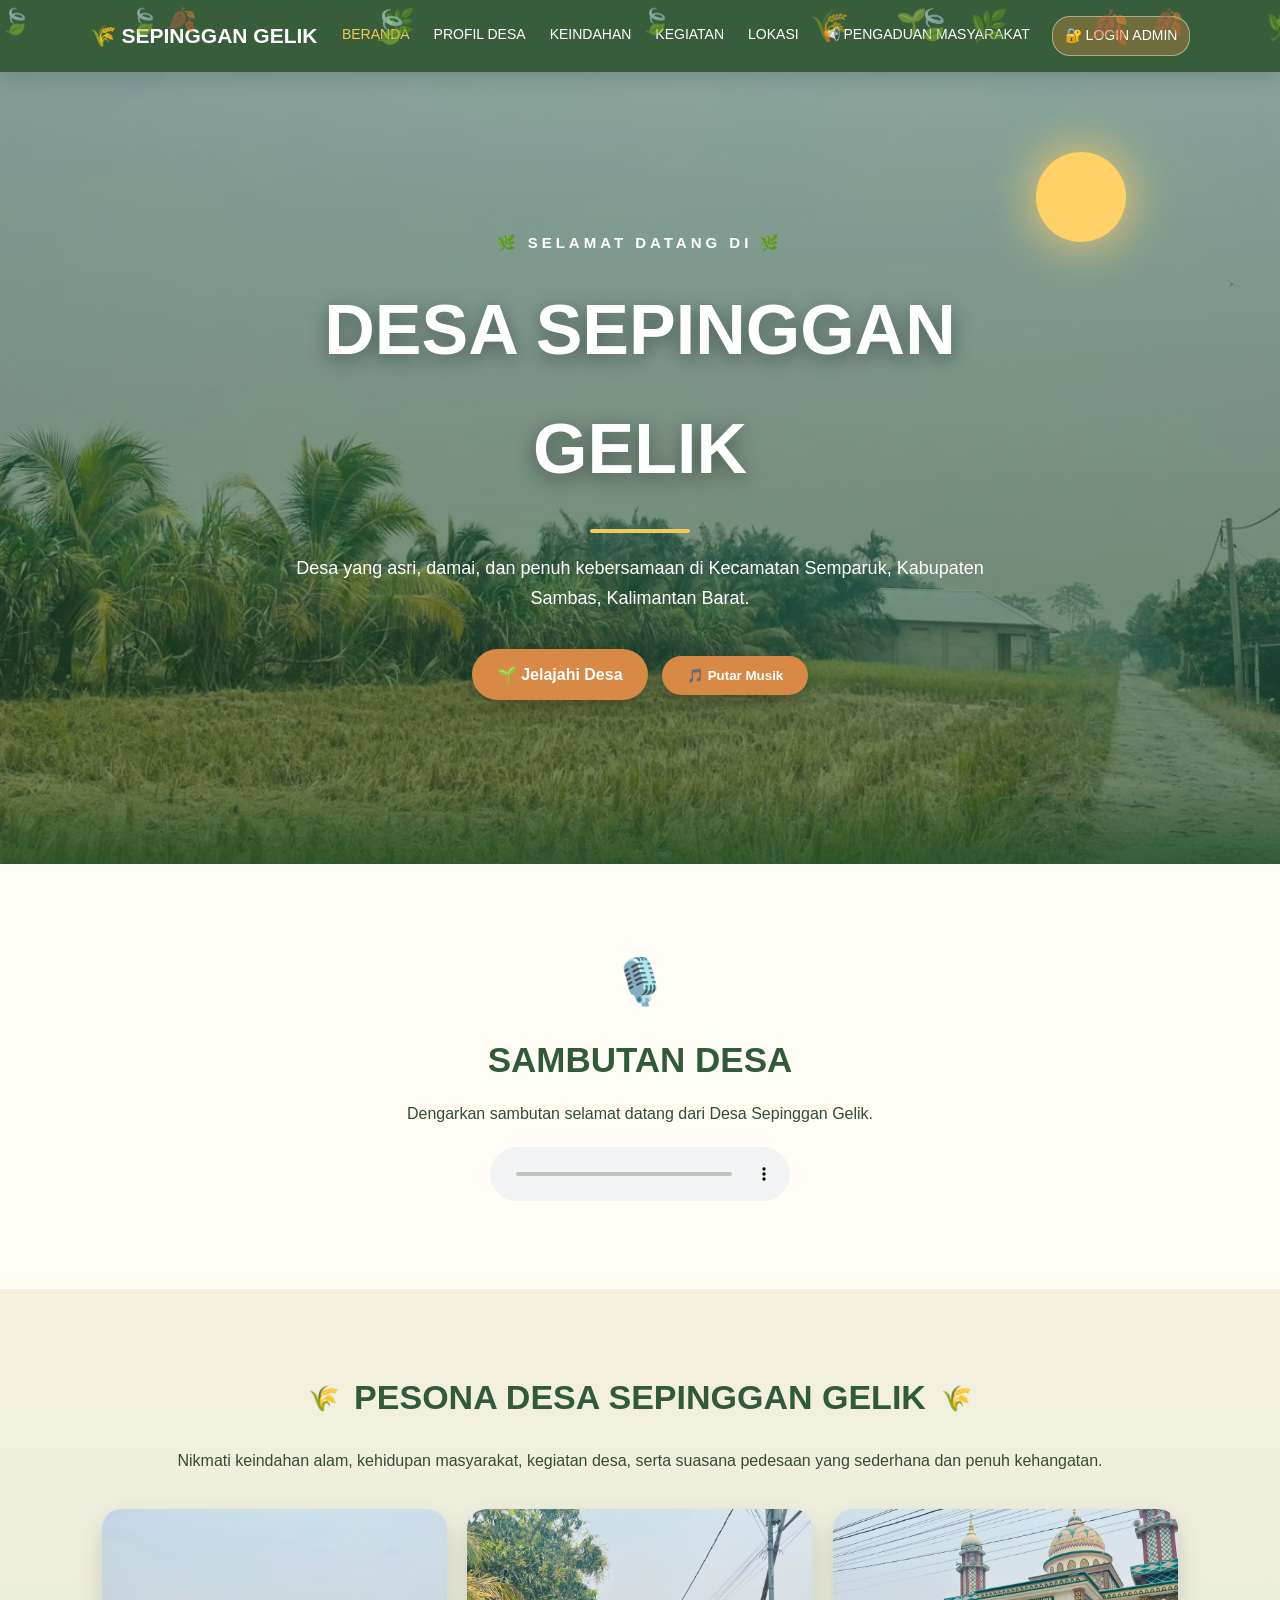
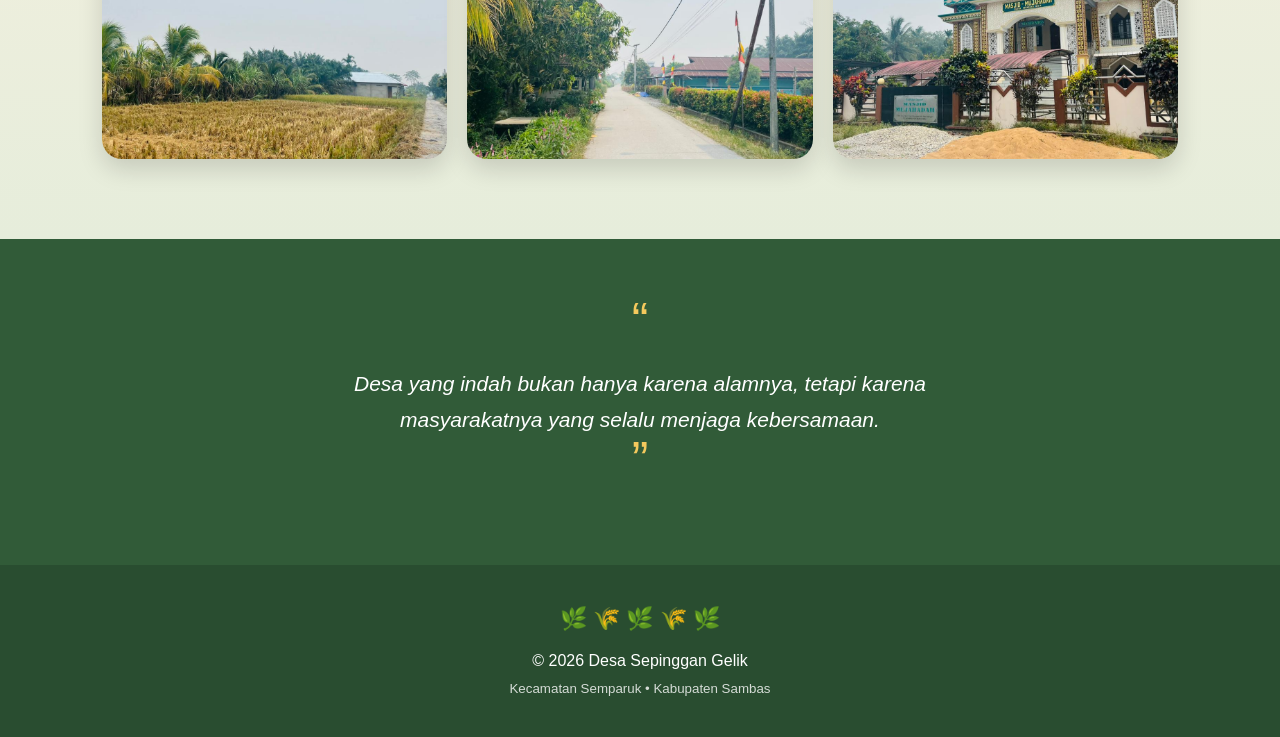
<file: index.html>
<!DOCTYPE html>
<html lang="id">
<head>
    <meta charset="UTF-8">
    <meta name="viewport" content="width=device-width, initial-scale=1.0">
    <title>DESA SEPINGGAN GELIK</title>
    <link rel="icon" type="image/png" href="./logo.png?v=2">
    <link rel="stylesheet" href="style.css">
</head>

<body>

<!-- DEKORASI -->
<div class="floating-leaves">
    <span>🍃</span>
    <span>🌿</span>
    <span>🍃</span>
    <span>🌱</span>
    <span>🍂</span>
    <span>🍃</span>
</div>


<header>

<div class="logo">
    🌾 <span>SEPINGGAN GELIK</span>
</div>

<nav>

    <a href="index.html" class="active">
        BERANDA
    </a>

    <a href="profil.html">
        PROFIL DESA
    </a>

    <a href="keindahan.html">
        KEINDAHAN
    </a>

    <a href="kegiatan.html">
        KEGIATAN
    </a>

    <a href="lokasi.html">
        LOKASI
    </a>

    <!-- MENU PENGADUAN MASYARAKAT -->
    <a href="kirim-data.html">
        📢 PENGADUAN MASYARAKAT
    </a>

    <a href="admin-login.html" class="admin-login-link">
        🔐 LOGIN ADMIN
    </a>

</nav>

</header>


<!-- HERO -->

<section class="hero">

<div class="sun"></div>

<div class="cloud cloud1">
    ☁️
</div>

<div class="cloud cloud2">
    ☁️
</div>

<div class="bird bird1">
    🕊️
</div>

<div class="bird bird2">
    🕊️
</div>


<div class="hero-content">

    <p class="welcome">
        🌿 SELAMAT DATANG DI 🌿
    </p>

    <h1>
        DESA SEPINGGAN GELIK
    </h1>

    <div class="line"></div>

    <p class="hero-description">
        Desa yang asri, damai, dan penuh
        kebersamaan di Kecamatan Semparuk,
        Kabupaten Sambas, Kalimantan Barat.
    </p>


    <div class="buttons">

        <a href="profil.html" class="btn">
            🌱 Jelajahi Desa
        </a>

        <button id="playMusic" class="btn">
            🎵 Putar Musik
        </button>

    </div>

</div>


<div class="grass"></div>

</section>


<!-- SAMBUTAN -->

<section class="sambutan reveal">

<div class="section-icon">
    🎙️
</div>

<h2>
    SAMBUTAN DESA
</h2>

<p>
    Dengarkan sambutan selamat datang
    dari Desa Sepinggan Gelik.
</p>

<audio controls>

    <source
        src="suara-sambutan.mp3"
        type="audio/mpeg">

</audio>

</section>


<!-- PESONA -->

<section class="intro reveal">

<div class="section-heading">

    <span>🌾</span>

    <h2>
        PESONA DESA SEPINGGAN GELIK
    </h2>

    <span>🌾</span>

</div>


<p>
    Nikmati keindahan alam, kehidupan masyarakat,
    kegiatan desa, serta suasana pedesaan yang
    sederhana dan penuh kehangatan.
</p>


<div class="mini-gallery">

    <div>

        <img
            src="sawah.jpg"
            alt="Sawah">

    </div>


    <div>

        <img
            src="masyarakat.jpg"
            alt="Masyarakat">

    </div>


    <div>

        <img
            src="masjid.jpg"
            alt="Masjid">

    </div>

</div>

</section>


<!-- QUOTE -->

<section class="quote">

<div class="quote-content">

    <span>“</span>

    <p>
        Desa yang indah bukan hanya karena
        alamnya, tetapi karena masyarakatnya
        yang selalu menjaga kebersamaan.
    </p>

    <span>”</span>

</div>

</section>


<!-- MUSIK DESA -->

<audio id="musikDesa" loop>

    <source
        src="lagu-desa.mp3"
        type="audio/mpeg">

</audio>


<!-- FOOTER -->

<footer>

<div class="footer-decoration">
    🌿 🌾 🌿 🌾 🌿
</div>

<p>
    ©️ 2026 Desa Sepinggan Gelik
</p>

<small>
    Kecamatan Semparuk • Kabupaten Sambas
</small>

</footer>


<!-- SCRIPT -->

<script src="config.js"></script>

<script src="script.js"></script>

</body>
</html>
</file>
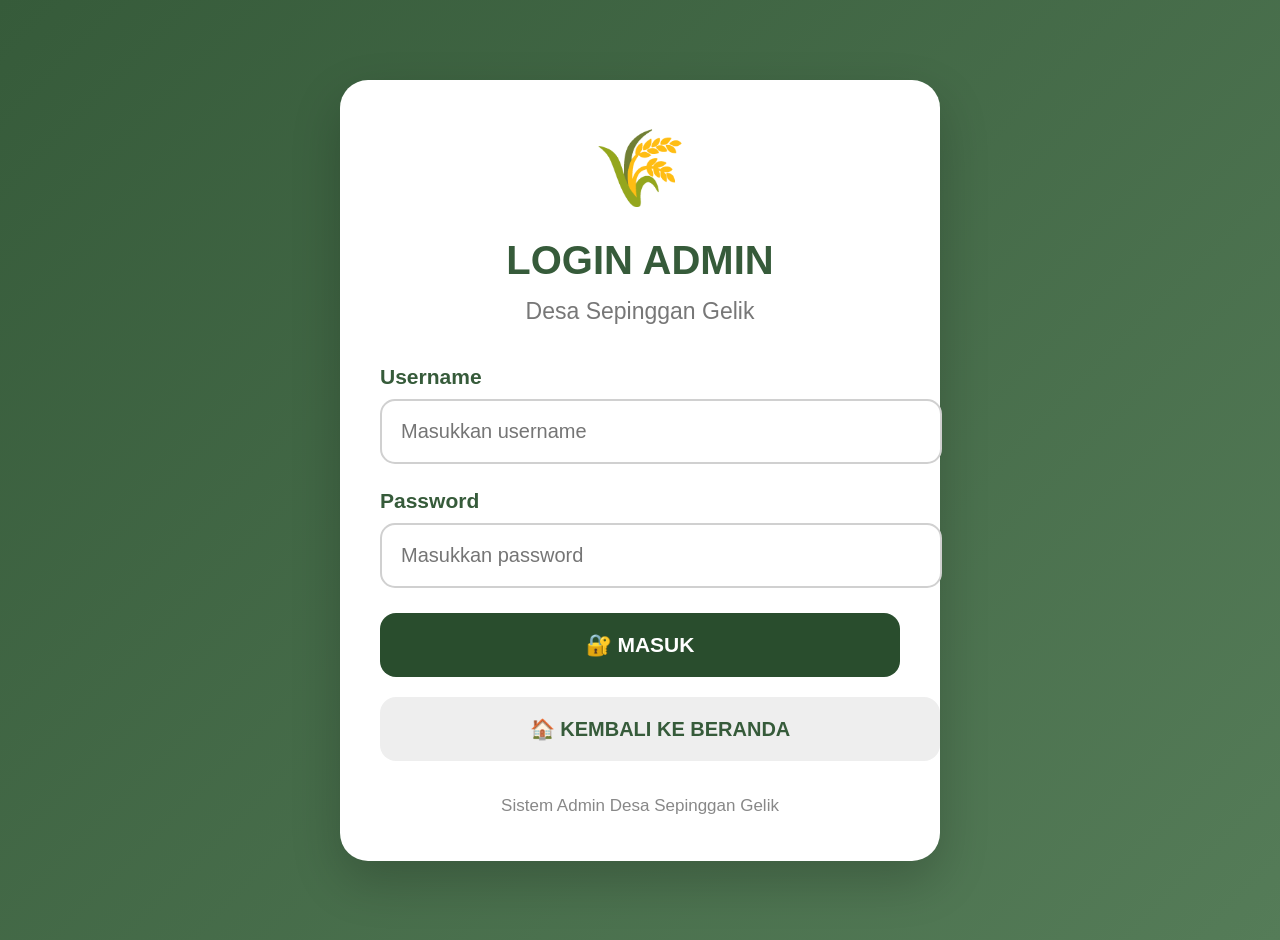
<file: admin-login.html>
<!DOCTYPE html>
<html lang="id">

<head>

    <meta charset="UTF-8">

    <meta
        name="viewport"
        content="width=device-width, initial-scale=1.0">
     <link rel="icon" type="image/png" href="./logo.png?v=2">

    <title>
        Login Admin - Desa Sepinggan Gelik
    </title>


    <style>
<div class="form-group">

                    <label for="namaSaran">
                        Nama
                    </label>

                    <input
                        type="text"
                        id="namaSaran"
                        name="nama"
                        placeholder="Masukkan nama kamu"
                        required>

                </div>

        * {
            box-sizing: border-box;
        }


        body {

            margin: 0;

            min-height: 100vh;

            font-family: Arial, sans-serif;

            background:
                linear-gradient(
                    135deg,
                    #365b3a,
                    #557c58
                );

            display: flex;

            align-items: center;

            justify-content: center;

            padding: 20px;

        }


        .login-box {

            width: 100%;

            max-width: 520px;

            background: white;

            border-radius: 28px;

            padding: 45px 40px;

            box-shadow:
                0 20px 50px
                rgba(0,0,0,.20);

        }


        .logo {

            text-align: center;

            font-size: 75px;

            margin-bottom: 25px;

        }


        h1 {

            text-align: center;

            margin: 0;

            color: #365b3a;

            font-size: 40px;

        }


        .subtitle {

            text-align: center;

            color: #777;

            font-size: 23px;

            margin-top: 15px;

            margin-bottom: 40px;

        }


        .error {

            display: none;

            background: #fde0e0;

            color: #a52323;

            padding: 17px;

            border-radius: 15px;

            text-align: center;

            margin-bottom: 25px;

            font-size: 17px;

        }


        .form-group {

            margin-bottom: 25px;

        }


        label {

            display: block;

            color: #365b3a;

            font-size: 21px;

            font-weight: bold;

            margin-bottom: 10px;

        }


        input {

            width: 100%;

            padding: 19px;

            border-radius: 15px;

            border: 2px solid #d0d0d0;

            font-size: 20px;

            outline: none;

        }


        input:focus {

            border-color: #557c58;

        }


        button {

            width: 100%;

            border: none;

            padding: 20px;

            border-radius: 16px;

            background: #294d2d;

            color: white;

            font-size: 21px;

            font-weight: bold;

            cursor: pointer;

        }


        button:disabled {

            opacity: .6;

            cursor: wait;

        }


        .back {

            display: block;

            width: 100%;

            text-align: center;

            text-decoration: none;

            margin-top: 20px;

            padding: 20px;

            border-radius: 16px;

            background: #eeeeee;

            color: #365b3a;

            font-size: 20px;

            font-weight: bold;

        }


        .footer {

            text-align: center;

            margin-top: 35px;

            color: #888;

            font-size: 17px;

        }


        @media (max-width: 600px) {

            .login-box {

                padding: 35px 25px;

                border-radius: 25px;

            }


            .logo {

                font-size: 60px;

            }


            h1 {

                font-size: 34px;

            }


            .subtitle {

                font-size: 20px;

            }

        }

    </style>

</head>


<body>


    <div class="login-box">


        <div class="logo">
            🌾
        </div>


        <h1>
            LOGIN ADMIN
        </h1>


        <div class="subtitle">
            Desa Sepinggan Gelik
        </div>


        <div
            id="errorMessage"
            class="error">
        </div>


        <form id="loginForm">


            <div class="form-group">

                <label for="username">
                    Username
                </label>

                <input
                    type="text"
                    id="username"
                    autocomplete="username"
                    placeholder="Masukkan username"
                    required>

            </div>


            <div class="form-group">

                <label for="password">
                    Password
                </label>

                <input
                    type="password"
                    id="password"
                    autocomplete="current-password"
                    placeholder="Masukkan password"
                    required>

            </div>


            <button
                type="submit"
                id="loginButton">

                🔐 MASUK

            </button>


        </form>


        <a
            href="index.html"
            class="back">

            🏠 KEMBALI KE BERANDA

        </a>


        <div class="footer">

            Sistem Admin Desa Sepinggan Gelik

        </div>


    </div>


    <script src="config.js"></script>


    <script>


        /* =================================================
           URL DATABASE
        ================================================= */

        const WEB_URL =
            typeof WEB_APP_URL !== "undefined"
                ? WEB_APP_URL
                : "";


        /* =================================================
           ELEMENT
        ================================================= */

        const form =
            document.getElementById(
                "loginForm"
            );


        const button =
            document.getElementById(
                "loginButton"
            );


        const errorBox =
            document.getElementById(
                "errorMessage"
            );


        /* =================================================
           LOGIN
        ================================================= */

        form.addEventListener(
            "submit",
            async function(event) {

                event.preventDefault();


                errorBox.style.display =
                    "none";


                const username =
                    document
                        .getElementById(
                            "username"
                        )
                        .value
                        .trim();


                const password =
                    document
                        .getElementById(
                            "password"
                        )
                        .value;


                if (!WEB_URL) {

                    showError(
                        "URL database belum ditemukan. Periksa config.js."
                    );

                    return;

                }


                button.disabled =
                    true;


                button.textContent =
                    "⏳ MEMERIKSA...";


                try {


                    /*
                     * LOGIN MENGGUNAKAN GET
                     * agar tidak terkena masalah
                     * POST/404 sebelumnya.
                     */

                    const url =
                        WEB_URL +
                        "?action=login" +
                        "&username=" +
                        encodeURIComponent(
                            username
                        ) +
                        "&password=" +
                        encodeURIComponent(
                            password
                        );


                    const response =
                        await fetch(url);


                    if (!response.ok) {

                        throw new Error(
                            "Server error: HTTP " +
                            response.status
                        );

                    }


                    const result =
                        await response.json();


                    if (
                        !result.success
                    ) {

                        throw new Error(
                            result.message ||
                            "Username atau password salah."
                        );

                    }


                    /*
                     * SIMPAN TOKEN
                     */

                    sessionStorage.setItem(
                        "desaAdminToken",
                        result.token
                    );


                    sessionStorage.setItem(
                        "desaAdminLogin",
                        "true"
                    );


                    /*
                     * MASUK DASHBOARD
                     */

                    window.location.href =
                        "admin.html";

                }


                catch (error) {

                    console.error(
                        error
                    );


                    showError(
                        error.message
                    );


                    button.disabled =
                        false;


                    button.textContent =
                        "🔐 MASUK";

                }

            }
        );


        /* =================================================
           ERROR
        ================================================= */

        function showError(message) {

            errorBox.textContent =
                message;


            errorBox.style.display =
                "block";

        }


    </script>


</body>

</html>
</file>
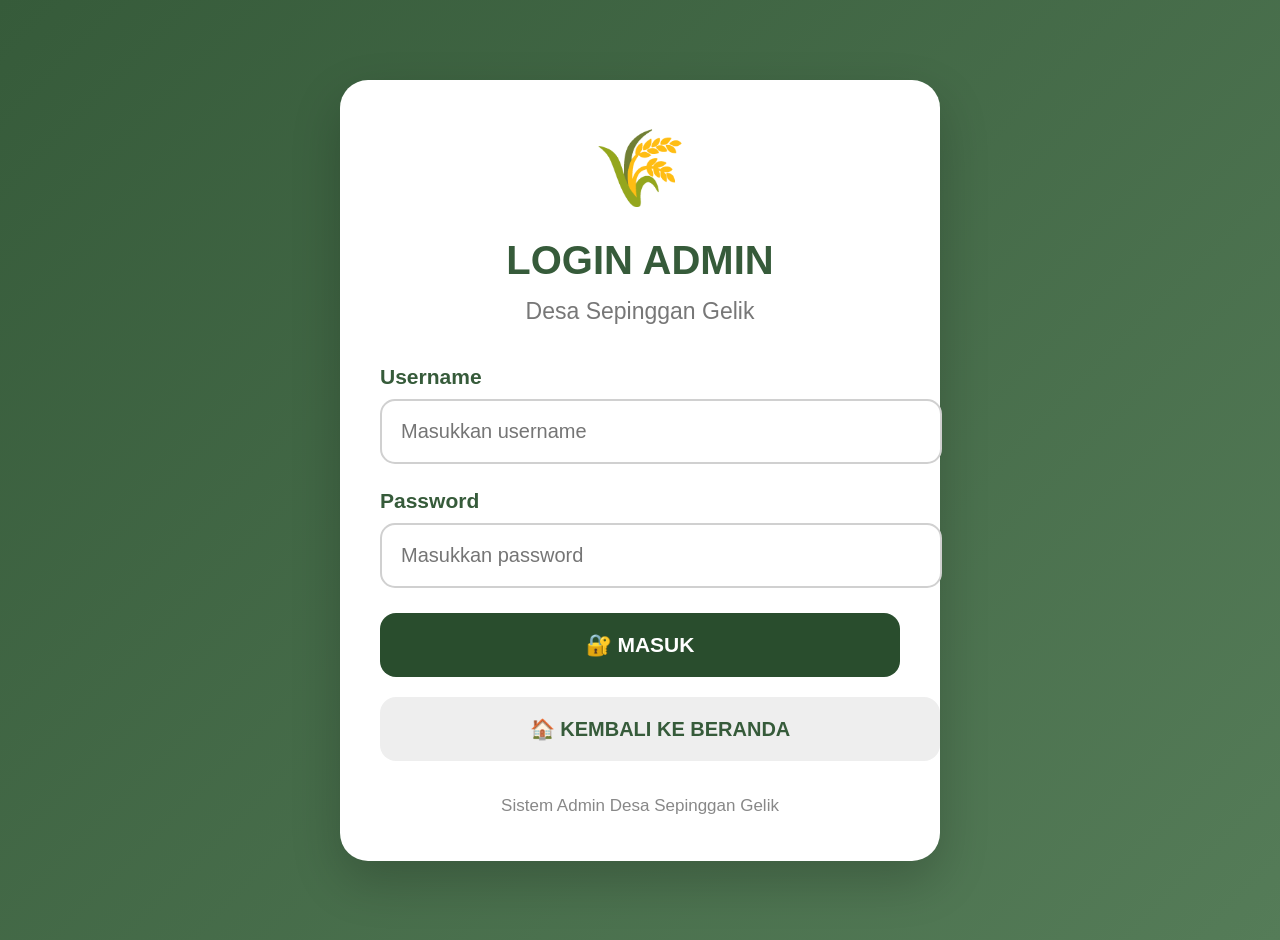
<file: admin.html>
<!DOCTYPE html>
<html lang="id">
<head>
<meta charset="UTF-8"><meta name="viewport" content="width=device-width, initial-scale=1.0">
<link rel="icon" type="image/png" href="./logo.png?v=2"><title>Admin Pengaduan - Desa Sepinggan Gelik</title>
<style>
*{box-sizing:border-box}body{margin:0;font-family:Arial,sans-serif;background:#f4f7f6;color:#263238}
.header{background:#075e54;color:#fff;padding:25px 5%;display:flex;justify-content:space-between;align-items:center;gap:15px}.header h1{margin:0;font-size:30px}.header p{margin:7px 0 0;opacity:.9}.header-buttons{display:flex;gap:8px;flex-wrap:wrap}.header a,.header button{border:0;background:#fff;color:#075e54;padding:11px 15px;border-radius:8px;text-decoration:none;font-weight:bold;cursor:pointer}
.container{width:94%;max-width:1250px;margin:28px auto}.message{display:none;padding:13px 16px;border-radius:8px;margin-bottom:18px;font-weight:bold}.message.success{display:block;background:#dff5e9;color:#087f5b}.message.error{display:block;background:#fde4e4;color:#c62828}
.card{background:#fff;border-radius:14px;padding:22px;box-shadow:0 3px 15px rgba(0,0,0,.08);margin-bottom:22px}.card h2{margin-top:0;color:#075e54}
.filters{display:flex;gap:8px;flex-wrap:wrap}.filters button{border:0;padding:9px 13px;border-radius:20px;background:#edf2f1;color:#075e54;font-weight:bold;cursor:pointer}.filters button.active{background:#075e54;color:#fff}
.table-wrap{overflow-x:auto}table{width:100%;border-collapse:collapse;min-width:1050px}th,td{text-align:left;padding:12px;border-bottom:1px solid #eee;vertical-align:top}th{background:#f3f7f6;color:#075e54}.status{display:inline-block;padding:5px 9px;border-radius:18px;font-weight:bold;font-size:12px}.s-menunggu{background:#fff3cd;color:#856404}.s-ditanggapi{background:#dff5e9;color:#087f5b}.s-ditolak{background:#fde4e4;color:#c62828}
textarea{width:100%;min-height:90px;padding:9px;border:1px solid #ccc;border-radius:7px;font-family:inherit;resize:vertical}.actions{display:flex;gap:6px;flex-wrap:wrap}.actions button{border:0;padding:8px 10px;border-radius:7px;color:#fff;font-weight:bold;cursor:pointer}.reply{background:#087f5b}.reject{background:#c62828}.save{background:#075e54}.loading{text-align:center;padding:25px;color:#777}.small{font-size:12px;color:#777}
@media(max-width:700px){.header{flex-direction:column;align-items:flex-start}.container{width:96%}}
</style></head>
<body>
<header class="header"><div><h1>📢 Admin Pengaduan</h1><p>Desa Sepinggan Gelik</p></div><div class="header-buttons"><a href="index.html">🏠 Beranda</a><button onclick="logout()">🚪 Logout</button></div></header>
<main class="container"><div id="message" class="message"></div>
<section class="card"><h2>📊 Daftar Pengaduan Masyarakat</h2><div class="filters"><button class="active" onclick="setFilter('Semua',this)">Semua</button><button onclick="setFilter('Menunggu',this)">Menunggu</button><button onclick="setFilter('Ditanggapi',this)">Ditanggapi</button><button onclick="setFilter('Ditolak',this)">Ditolak</button></div></section>
<section class="card"><div id="dataList" class="loading">Memuat pengaduan...</div></section></main>
<script src="config.js"></script>
<script>
const API=typeof WEB_APP_URL!=="undefined"?WEB_APP_URL:"";const token=sessionStorage.getItem("desaAdminToken");let allData=[],filter="Semua";
if(!token) location.href="admin-login.html";
function esc(v){return String(v||"").replace(/&/g,"&amp;").replace(/</g,"&lt;").replace(/>/g,"&gt;").replace(/"/g,"&quot;").replace(/'/g,"&#039;")}
async function load(){const box=document.getElementById("dataList");box.innerHTML="<div class='loading'>Memuat pengaduan...</div>";try{const r=await fetch(API+"?action=listPengaduan&token="+encodeURIComponent(token));const x=await r.json();if(!x.success)throw new Error(x.message||"Gagal memuat data");allData=x.data||[];render()}catch(e){box.innerHTML="<div class='loading'>❌ "+esc(e.message)+"</div>"}}
function setFilter(f,b){filter=f;document.querySelectorAll(".filters button").forEach(x=>x.classList.remove("active"));b.classList.add("active");render()}
function render(){let d=allData.filter(x=>filter==="Semua"||x.status===filter);if(!d.length){document.getElementById("dataList").innerHTML="<div class='loading'>Belum ada pengaduan.</div>";return}let h="<div class='table-wrap'><table><thead><tr><th>ID</th><th>Tanggal</th><th>Pelapor</th><th>Kategori</th><th>Judul & Isi</th><th>Status</th><th>Tanggapan / Aksi</th></tr></thead><tbody>";d.forEach(x=>{let c=x.status==="Ditanggapi"?"s-ditanggapi":x.status==="Ditolak"?"s-ditolak":"s-menunggu";h+=`<tr><td><strong>${esc(x.id)}</strong><br><span class="small">${esc(x.noHp)}</span></td><td>${esc(x.tanggal)}</td><td>${esc(x.nama)}</td><td>${esc(x.kategori)}</td><td><strong>${esc(x.judul)}</strong><br>${esc(x.isi)}</td><td><span class="status ${c}">${esc(x.status)}</span></td><td><textarea id="t_${esc(x.id)}" placeholder="Tulis tanggapan admin...">${esc(x.tanggapan)}</textarea><div class="actions"><button class="reply" onclick="updateStatus('${esc(x.id)}','Ditanggapi')">✅ Tanggapi</button><button class="reject" onclick="updateStatus('${esc(x.id)}','Ditolak')">❌ Tolak</button><button class="save" onclick="updateStatus('${esc(x.id)}','Menunggu')">💾 Simpan</button></div></td></tr>`});h+="</tbody></table></div>";document.getElementById("dataList").innerHTML=h}
async function updateStatus(id,status){const t=document.getElementById("t_"+id).value.trim();if(status==="Ditolak"&&!t){alert("Tuliskan alasan penolakan terlebih dahulu.");return}try{const p=new URLSearchParams({action:"updatePengaduan",token,id,status,tanggapan:t});const r=await fetch(API+"?"+p.toString());const x=await r.json();if(!x.success)throw new Error(x.message||"Gagal memperbarui");show("Pengaduan "+status.toLowerCase()+" berhasil.","success");await load()}catch(e){show(e.message,"error")}}
function show(t,c){const m=document.getElementById("message");m.textContent=t;m.className="message "+c}
async function logout(){try{await fetch(API+"?action=logout&token="+encodeURIComponent(token))}catch(e){}sessionStorage.clear();location.href="index.html"}
load();
</script></body></html>
</file>
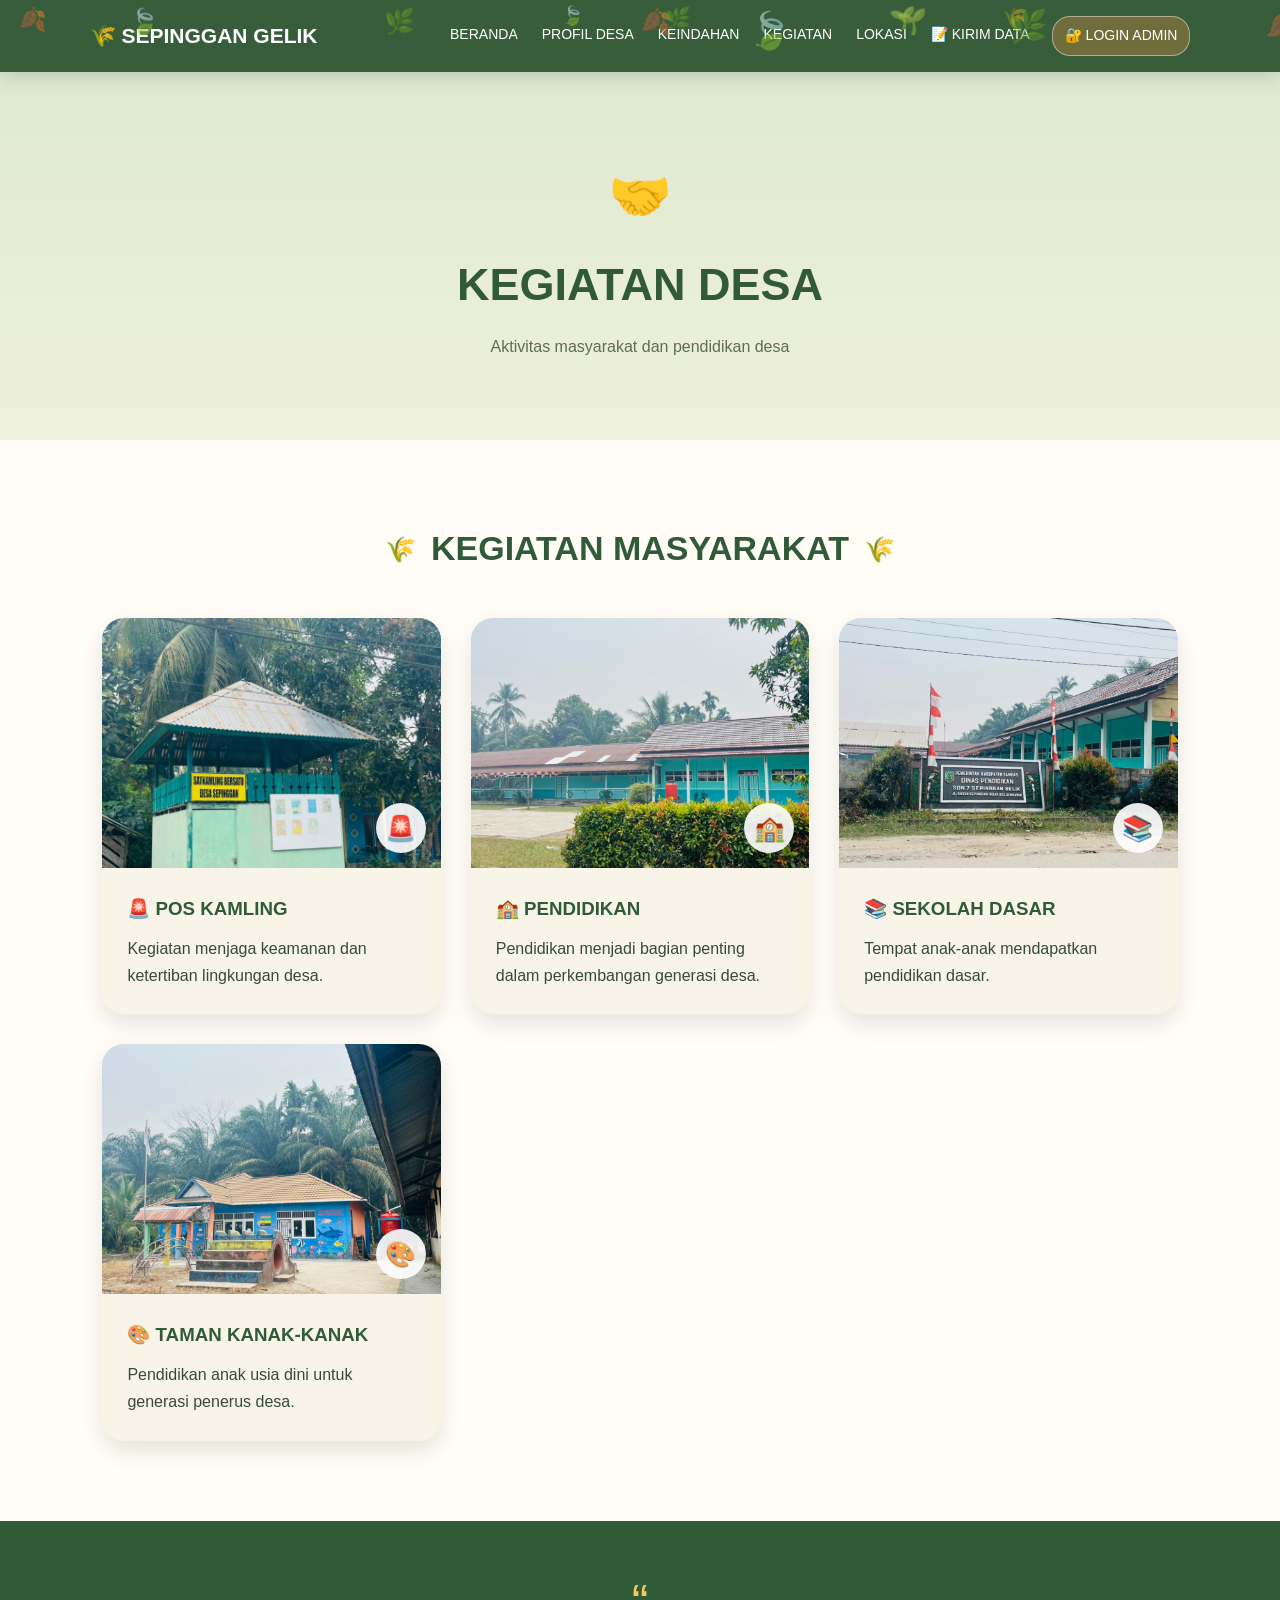
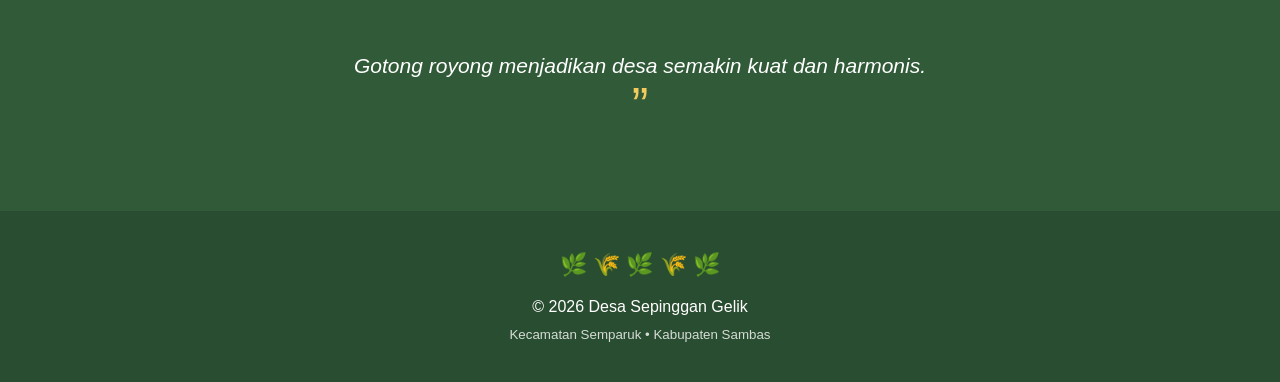
<file: kegiatan.html>
<!DOCTYPE html>
<html lang="id">
<head>
<meta charset="UTF-8">
<meta name="viewport"
      content="width=device-width, initial-scale=1.0">
       <link rel="icon" type="image/png" href="./logo.png?v=2">
<title>
    Kegiatan | Desa Sepinggan Gelik
</title>
<link rel="stylesheet" href="style.css">
</head>
<body>
<div class="floating-leaves">
    <span>🍃</span>
    <span>🌿</span>
    <span>🍂</span>
    <span>🌱</span>
</div>
<header>
<div class="logo">
    🌾 <span>SEPINGGAN GELIK</span>
</div>
<nav>

    <a href="index.html">
        BERANDA
    </a>

    <a href="profil.html">
        PROFIL DESA
    </a>

    <a href="keindahan.html">
        KEINDAHAN
    </a>

    <a href="kegiatan.html">
        KEGIATAN
    </a>

    <a href="lokasi.html">
        LOKASI
    </a>

    <!-- KIRIM DATA -->
    <a href="kirim-data.html">
        📝 KIRIM DATA
    </a>

    <!-- LOGIN ADMIN -->
    <a href="admin-login.html" class="admin-login-link">
        🔐 LOGIN ADMIN
    </a>

</nav>
</header>
<section class="page-hero">
<div class="page-hero-icon">
    🤝
</div>
<h1>
    KEGIATAN DESA
</h1>
<p>
    Aktivitas masyarakat dan pendidikan desa
</p>
</section>
<section class="gallery-section reveal">
<div class="section-heading">
    <span>🌾</span>
    <h2>
        KEGIATAN MASYARAKAT
    </h2>
    <span>🌾</span>
</div>
<div class="gallery">
    <div class="gallery-card">
        <div class="image-wrapper">
            <img
                src="poskamling.jpg"
                alt="Pos Kamling">
            <div class="image-overlay">
                🚨
            </div>
        </div>
        <div class="gallery-content">
            <h3>
                🚨 POS KAMLING
            </h3>
            <p>
                Kegiatan menjaga keamanan
                dan ketertiban lingkungan desa.
            </p>
        </div>
    </div>
    <div class="gallery-card">
        <div class="image-wrapper">
            <img
                src="sekolah.jpg"
                alt="Sekolah">
            <div class="image-overlay">
                🏫
            </div>
        </div>
        <div class="gallery-content">
            <h3>
                🏫 PENDIDIKAN
            </h3>
            <p>
                Pendidikan menjadi bagian penting
                dalam perkembangan generasi desa.
            </p>
        </div>
    </div>
    <div class="gallery-card">
        <div class="image-wrapper">
            <img
                src="sd.jpg"
                alt="Sekolah Dasar">
            <div class="image-overlay">
                📚
            </div>
        </div>
        <div class="gallery-content">
            <h3>
                📚 SEKOLAH DASAR
            </h3>
            <p>
                Tempat anak-anak mendapatkan
                pendidikan dasar.
            </p>
        </div>
    </div>
    <div class="gallery-card">
        <div class="image-wrapper">
            <img
                src="tk.jpg"
                alt="Taman Kanak-Kanak">
            <div class="image-overlay">
                🎨
            </div>
        </div>
        <div class="gallery-content">
            <h3>
                🎨 TAMAN KANAK-KANAK
            </h3>
            <p>
                Pendidikan anak usia dini
                untuk generasi penerus desa.
            </p>
        </div>
    </div>
</div>
</section>
<section class="quote">
<div class="quote-content">
    <span>“</span>
    <p>
        Gotong royong menjadikan desa
        semakin kuat dan harmonis.
    </p>
    <span>”</span>
</div>
</section>
      <!-- MUSIK DESA -->

<audio id="musikDesa" loop>
    <source src="lagu-desa.mp3" type="audio/mpeg">
</audio>
<footer>
<div class="footer-decoration">
    🌿 🌾 🌿 🌾 🌿
</div>
<p>
    © 2026 Desa Sepinggan Gelik
</p>
<small>
    Kecamatan Semparuk • Kabupaten Sambas
</small>
</footer>
<script src="config.js"></script>
<script src="script.js"></script>

</body>
</html>
</file>
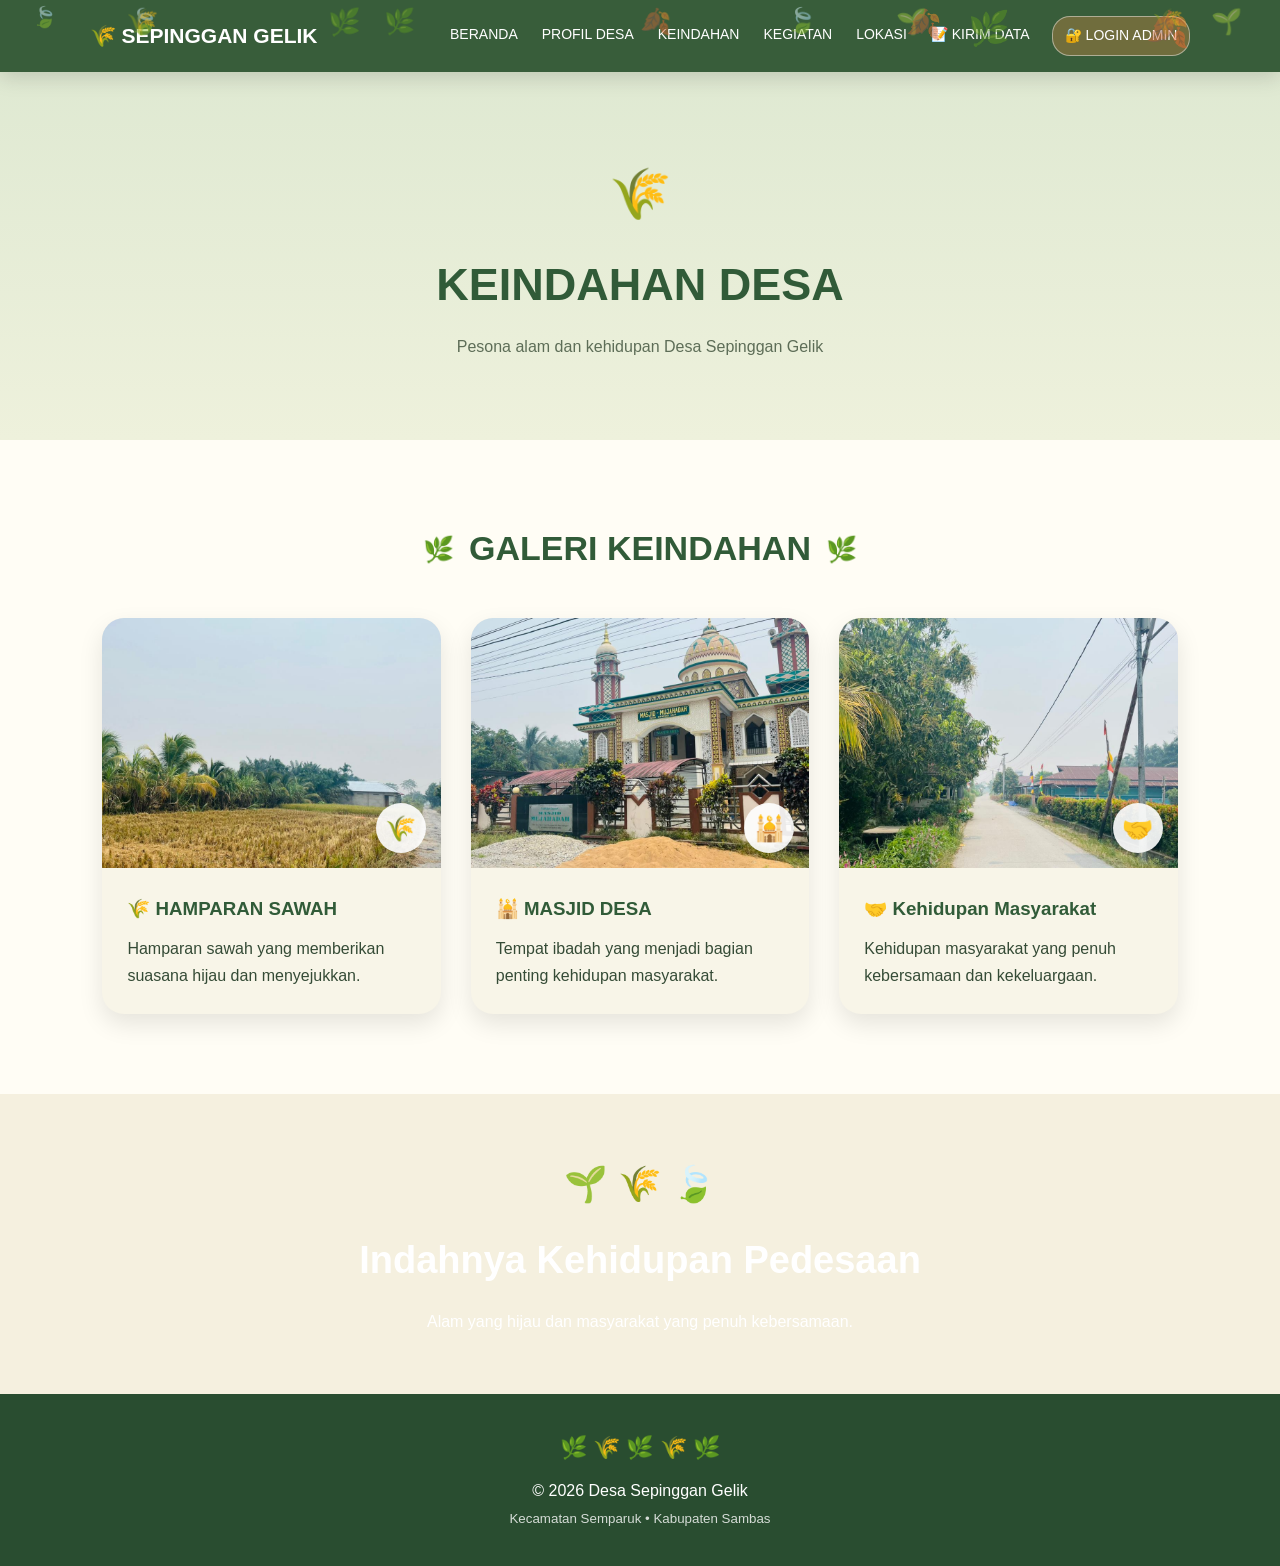
<file: keindahan.html>
<!DOCTYPE html>
<html lang="id">
<head>
<meta charset="UTF-8">
<meta name="viewport"
      content="width=device-width, initial-scale=1.0">
       <link rel="icon" type="image/png" href="./logo.png?v=2">
<title>
    Keindahan | Desa Sepinggan Gelik
</title>
<link rel="stylesheet" href="style.css">
</head>
<body>
<div class="floating-leaves">
    <span>🍃</span>
    <span>🌿</span>
    <span>🍂</span>
    <span>🌱</span>
    <span>🌾</span>
</div>
<header>
<div class="logo">
    🌾 <span>SEPINGGAN GELIK</span>
</div>
<nav>

    <a href="index.html">
        BERANDA
    </a>

    <a href="profil.html">
        PROFIL DESA
    </a>

    <a href="keindahan.html">
        KEINDAHAN
    </a>

    <a href="kegiatan.html">
        KEGIATAN
    </a>

    <a href="lokasi.html">
        LOKASI
    </a>

    <!-- KIRIM DATA -->
    <a href="kirim-data.html">
        📝 KIRIM DATA
    </a>

    <!-- LOGIN ADMIN -->
    <a href="admin-login.html" class="admin-login-link">
        🔐 LOGIN ADMIN
    </a>

</nav>
</header>
<section class="page-hero">
<div class="page-hero-icon">
    🌾
</div>
<h1>
    KEINDAHAN DESA
</h1>
<p>
    Pesona alam dan kehidupan Desa Sepinggan Gelik
</p>
</section>
<section class="gallery-section reveal">
<div class="section-heading">
    <span>🌿</span>
    <h2>
        GALERI KEINDAHAN
    </h2>
    <span>🌿</span>
</div>
<div class="gallery">
    <div class="gallery-card">
        <div class="image-wrapper">
            <img
                src="sawah.jpg"
                alt="Sawah Desa">
            <div class="image-overlay">
                🌾
            </div>
        </div>
        <div class="gallery-content">
            <h3>
                🌾 HAMPARAN SAWAH
            </h3>
            <p>
                Hamparan sawah yang memberikan
                suasana hijau dan menyejukkan.
            </p>
        </div>
    </div>
    <div class="gallery-card">
        <div class="image-wrapper">
            <img
                src="masjid.jpg"
                alt="Masjid Desa">
            <div class="image-overlay">
                🕌
            </div>
        </div>
        <div class="gallery-content">
            <h3>
                🕌 MASJID DESA
            </h3>
            <p>
                Tempat ibadah yang menjadi
                bagian penting kehidupan masyarakat.
            </p>
        </div>
    </div>
    <div class="gallery-card">
        <div class="image-wrapper">
            <img
                src="masyarakat.jpg"
                alt="Masyarakat Desa">
            <div class="image-overlay">
                🤝
            </div>
        </div>
        <div class="gallery-content">
            <h3>
                🤝 Kehidupan Masyarakat
            </h3>
            <p>
                Kehidupan masyarakat yang
                penuh kebersamaan dan kekeluargaan.
            </p>
        </div>
    </div>
</div>
</section>
<section class="nature-banner">
<div class="nature-content">
    <span>
        🌱 🌾 🍃
    </span>
    <h2>
        Indahnya Kehidupan Pedesaan
    </h2>
    <p>
        Alam yang hijau dan masyarakat
        yang penuh kebersamaan.
    </p>
</div>
</section>
      <!-- MUSIK DESA -->

<audio id="musikDesa" loop>
    <source src="lagu-desa.mp3" type="audio/mpeg">
</audio>
<footer>
<div class="footer-decoration">
    🌿 🌾 🌿 🌾 🌿
</div>
<p>
    © 2026 Desa Sepinggan Gelik
</p>
<small>
    Kecamatan Semparuk • Kabupaten Sambas
</small>
</footer>
<script src="config.js"></script>
<script src="script.js"></script>

</body>
</html>
</file>
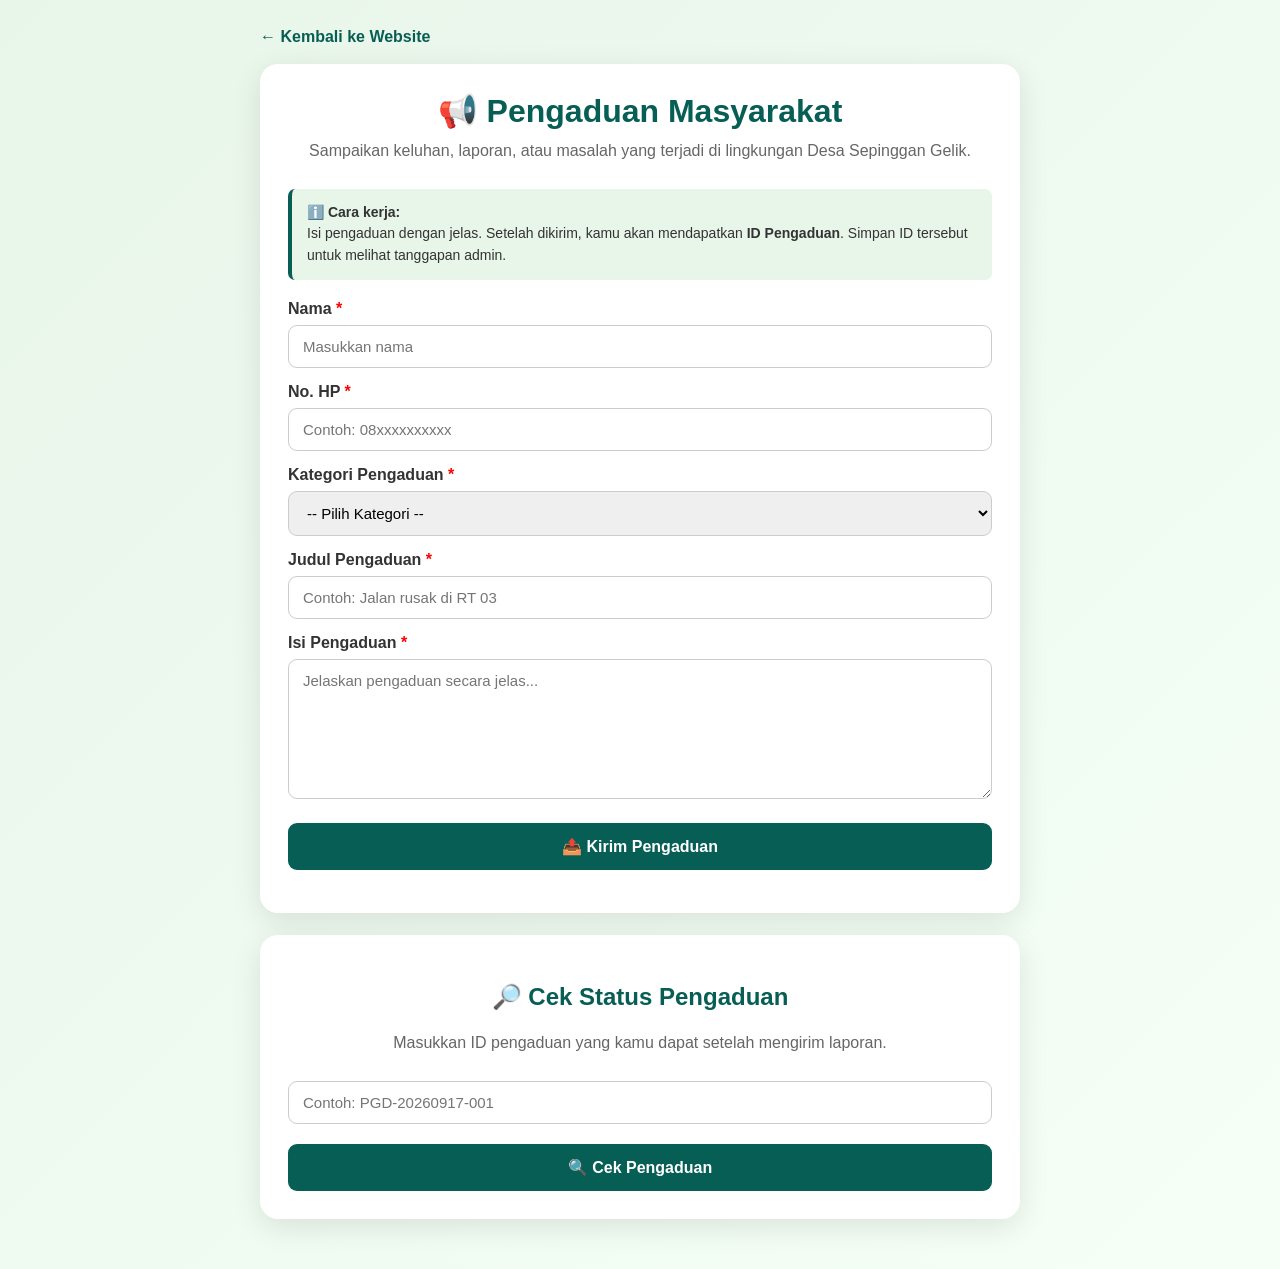
<file: kirim-data.html>
<!DOCTYPE html>
<html lang="id">
<head>
<meta charset="UTF-8">
<meta name="viewport" content="width=device-width, initial-scale=1.0">
<link rel="icon" type="image/png" href="./logo.png?v=2">
<title>Pengaduan Masyarakat - Desa Sepinggan Gelik</title>
<style>
*{box-sizing:border-box}
body{margin:0;font-family:Arial,sans-serif;background:linear-gradient(135deg,#e8f5e9,#f5fff6);color:#333;min-height:100vh}
.container{width:min(94%,760px);margin:28px auto 50px}
.back{display:inline-block;margin-bottom:18px;color:#075e54;text-decoration:none;font-weight:bold}
.card{background:#fff;padding:28px;border-radius:18px;box-shadow:0 8px 30px rgba(0,0,0,.10);margin-bottom:22px}
h1,h2{color:#075e54;text-align:center}
h1{margin:0 0 8px}.sub{text-align:center;color:#666;line-height:1.6;margin:0 auto 25px}
.info{background:#e8f5e9;border-left:4px solid #075e54;padding:13px 15px;margin-bottom:20px;border-radius:7px;line-height:1.55;font-size:14px}
label{display:block;margin-top:15px;margin-bottom:7px;font-weight:bold}
input,select,textarea{width:100%;padding:12px 14px;border:1px solid #ccc;border-radius:9px;font-size:15px;font-family:inherit}
textarea{min-height:140px;resize:vertical}
button{width:100%;margin-top:20px;padding:14px;border:0;border-radius:9px;background:#075e54;color:white;font-size:16px;font-weight:bold;cursor:pointer}
button:disabled{background:#999;cursor:not-allowed}
.required{color:red}.msg{margin-top:15px;text-align:center;font-weight:bold;line-height:1.5}.success{color:#087f5b}.error{color:#c62828}
.status-card{display:none}.status-box{padding:16px;border-radius:10px;background:#f5f7f7;line-height:1.6}.badge{display:inline-block;padding:6px 11px;border-radius:20px;font-weight:bold;font-size:13px}.menunggu{background:#fff3cd;color:#856404}.ditanggapi{background:#dff5e9;color:#087f5b}.ditolak{background:#fde4e4;color:#c62828}
.small{font-size:13px;color:#777}
@media(max-width:600px){.container{margin-top:18px}.card{padding:22px}}
</style>
</head>
<body>
<div class="container">
<a href="index.html" class="back">← Kembali ke Website</a>

<div class="card">
<h1>📢 Pengaduan Masyarakat</h1>
<p class="sub">Sampaikan keluhan, laporan, atau masalah yang terjadi di lingkungan Desa Sepinggan Gelik.</p>
<div class="info"><strong>ℹ️ Cara kerja:</strong><br>Isi pengaduan dengan jelas. Setelah dikirim, kamu akan mendapatkan <strong>ID Pengaduan</strong>. Simpan ID tersebut untuk melihat tanggapan admin.</div>

<form id="formPengaduan">
<label>Nama <span class="required">*</span></label>
<input id="nama" maxlength="100" placeholder="Masukkan nama" required>

<label>No. HP <span class="required">*</span></label>
<input id="noHp" type="tel" maxlength="20" placeholder="Contoh: 08xxxxxxxxxx" required>

<label>Kategori Pengaduan <span class="required">*</span></label>
<select id="kategori" required>
<option value="">-- Pilih Kategori --</option>
<option>Infrastruktur / Jalan</option>
<option>Kebersihan / Lingkungan</option>
<option>Keamanan</option>
<option>Pelayanan Desa</option>
<option>Sosial / Masyarakat</option>
<option>Fasilitas Umum</option>
<option>Lainnya</option>
</select>

<label>Judul Pengaduan <span class="required">*</span></label>
<input id="judul" maxlength="150" placeholder="Contoh: Jalan rusak di RT 03" required>

<label>Isi Pengaduan <span class="required">*</span></label>
<textarea id="isi" maxlength="2000" placeholder="Jelaskan pengaduan secara jelas..." required></textarea>

<button type="submit" id="btnKirim">📤 Kirim Pengaduan</button>
<div id="pesan" class="msg"></div>
</form>
</div>

<div class="card">
<h2>🔎 Cek Status Pengaduan</h2>
<p class="sub">Masukkan ID pengaduan yang kamu dapat setelah mengirim laporan.</p>
<form id="formCek">
<input id="cekId" placeholder="Contoh: PGD-20260917-001" required>
<button type="submit" id="btnCek">🔍 Cek Pengaduan</button>
</form>
<div id="hasilStatus" class="status-card"></div>
</div>
</div>

<script src="config.js"></script>
<script>
const API=typeof WEB_APP_URL!=="undefined"?WEB_APP_URL:"";
const form=document.getElementById("formPengaduan");
const btn=document.getElementById("btnKirim");
const pesan=document.getElementById("pesan");

form.addEventListener("submit",async e=>{
 e.preventDefault();
 if(!API){pesan.textContent="❌ URL database belum tersedia.";pesan.className="msg error";return}
 btn.disabled=true;btn.textContent="⏳ Mengirim...";
 pesan.textContent="";
 try{
  const p=new URLSearchParams({action:"submitPengaduan",nama:nama.value.trim(),noHp:noHp.value.trim(),kategori:kategori.value,judul:judul.value.trim(),isi:isi.value.trim()});
  const r=await fetch(API+"?"+p.toString()); const x=await r.json();
  if(!x.success) throw new Error(x.message||"Pengaduan gagal dikirim.");
  pesan.innerHTML="✅ Pengaduan berhasil dikirim.<br><strong>ID Pengaduan: "+escapeHtml(x.id)+"</strong><br><span class='small'>Simpan ID ini untuk mengecek status.</span>";
  pesan.className="msg success"; form.reset();
 }catch(err){pesan.textContent="❌ "+err.message;pesan.className="msg error"}
 btn.disabled=false;btn.textContent="📤 Kirim Pengaduan";
});

document.getElementById("formCek").addEventListener("submit",async e=>{
 e.preventDefault();
 const out=document.getElementById("hasilStatus"), b=document.getElementById("btnCek");
 if(!API){out.style.display="block";out.innerHTML="<div class='status-box'>URL database belum tersedia.</div>";return}
 b.disabled=true;b.textContent="⏳ Mengecek...";
 try{
  const id=document.getElementById("cekId").value.trim();
  const r=await fetch(API+"?action=cekPengaduan&id="+encodeURIComponent(id)); const x=await r.json();
  if(!x.success) throw new Error(x.message||"Pengaduan tidak ditemukan.");
  const d=x.data||{};
  const cls=d.status==="Ditanggapi"?"ditanggapi":d.status==="Ditolak"?"ditolak":"menunggu";
  out.style.display="block";
  out.innerHTML="<div class='status-box'><strong>ID:</strong> "+escapeHtml(d.id)+"<br><strong>Judul:</strong> "+escapeHtml(d.judul)+"<br><strong>Status:</strong> <span class='badge "+cls+"'>"+escapeHtml(d.status)+"</span><br><br><strong>Tanggapan Admin:</strong><br>"+(d.tanggapan?escapeHtml(d.tanggapan):"<span class='small'>Belum ada tanggapan dari admin.</span>")+"</div>";
 }catch(err){out.style.display="block";out.innerHTML="<div class='status-box error'>❌ "+escapeHtml(err.message)+"</div>"}
 b.disabled=false;b.textContent="🔍 Cek Pengaduan";
});
function escapeHtml(v){return String(v||"").replace(/&/g,"&amp;").replace(/</g,"&lt;").replace(/>/g,"&gt;").replace(/"/g,"&quot;").replace(/'/g,"&#039;")}
</script>
</body>
</html>
</file>
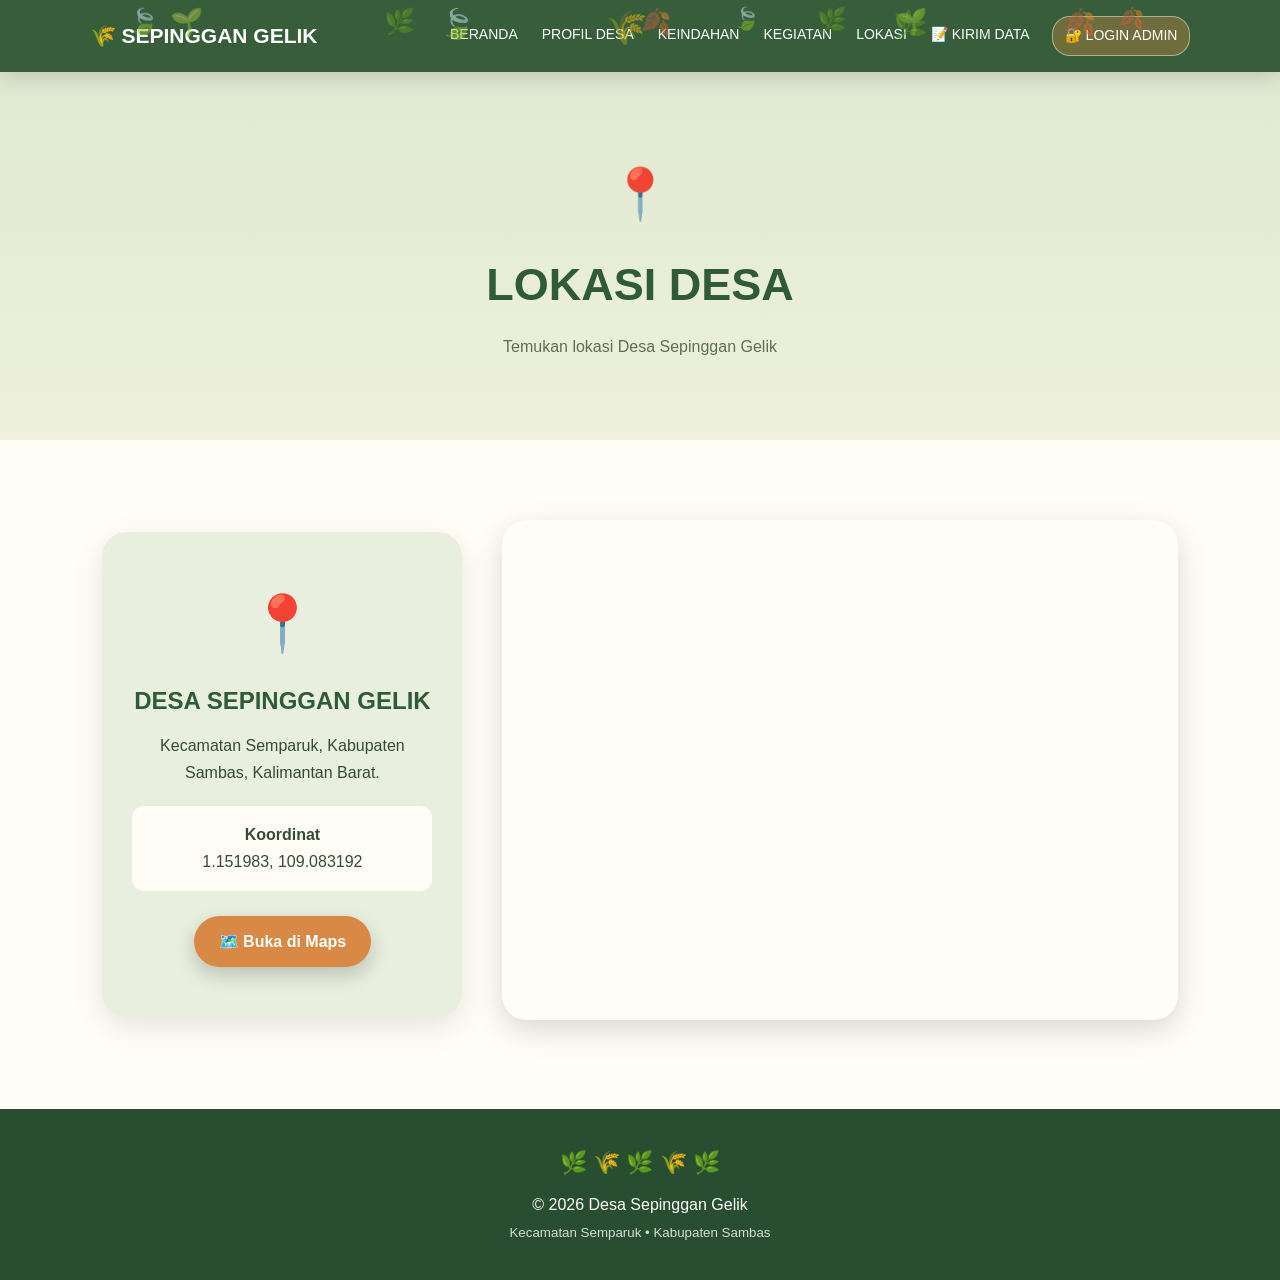
<file: lokasi.html>
<!DOCTYPE html>
<html lang="id">
<head>
<meta charset="UTF-8">
<meta name="viewport"
      content="width=device-width, initial-scale=1.0">
       <link rel="icon" type="image/png" href="./logo.png?v=2">
<title>
    Lokasi | Desa Sepinggan Gelik
</title>
<link rel="stylesheet" href="style.css">
</head>
<body>
<div class="floating-leaves">
    <span>🍃</span>
    <span>🌿</span>
    <span>🍂</span>
    <span>🌱</span>
</div>
<header>
<div class="logo">
    🌾 <span>SEPINGGAN GELIK</span>
</div>
<nav>

    <a href="index.html">
        BERANDA
    </a>

    <a href="profil.html">
        PROFIL DESA
    </a>

    <a href="keindahan.html">
        KEINDAHAN
    </a>

    <a href="kegiatan.html">
        KEGIATAN
    </a>

    <a href="lokasi.html">
        LOKASI
    </a>

    <!-- KIRIM DATA -->
    <a href="kirim-data.html">
        📝 KIRIM DATA
    </a>

    <!-- LOGIN ADMIN -->
    <a href="admin-login.html" class="admin-login-link">
        🔐 LOGIN ADMIN
    </a>

</nav>
</header>
<section class="page-hero">
<div class="page-hero-icon">
    📍
</div>
<h1>
    LOKASI DESA
</h1>
<p>
    Temukan lokasi Desa Sepinggan Gelik
</p>
</section>
<section class="location-section reveal">
<div class="location-card">
    <div class="location-icon">
        📍
    </div>
    <h2>
        DESA SEPINGGAN GELIK
    </h2>
    <p>
        Kecamatan Semparuk,
        Kabupaten Sambas,
        Kalimantan Barat.
    </p>
    <div class="coordinates">
        <strong>
            Koordinat
        </strong>
        <br>
        1.151983, 109.083192
    </div>
    <a
        href="https://maps.apple.com/place?address=Sepinggan,%20Kabupaten%20Sambas,%20Kalimantan%20Barat,%20Indonesia&coordinate=1.151983,109.083192&name=Sepinggan%20gelik&place-id=IDD20E84412612131&map=explore"
        target="_blank"
        class="btn">
        🗺️ Buka di Maps
    </a>
</div>
<div class="map-container">
    <iframe
        src="https://www.google.com/maps?q=1.151983,109.083192&z=15&output=embed"
        loading="lazy"
        allowfullscreen>
    </iframe>
</div>
</section>
      <!-- MUSIK DESA -->

<audio id="musikDesa" loop>
    <source src="lagu-desa.mp3" type="audio/mpeg">
</audio>
<footer>
<div class="footer-decoration">
    🌿 🌾 🌿 🌾 🌿
</div>
<p>
    © 2026 Desa Sepinggan Gelik
</p>
<small>
    Kecamatan Semparuk • Kabupaten Sambas
</small>
</footer>
<script src="config.js"></script>
<script src="script.js"></script>

</body>
</html>
</file>
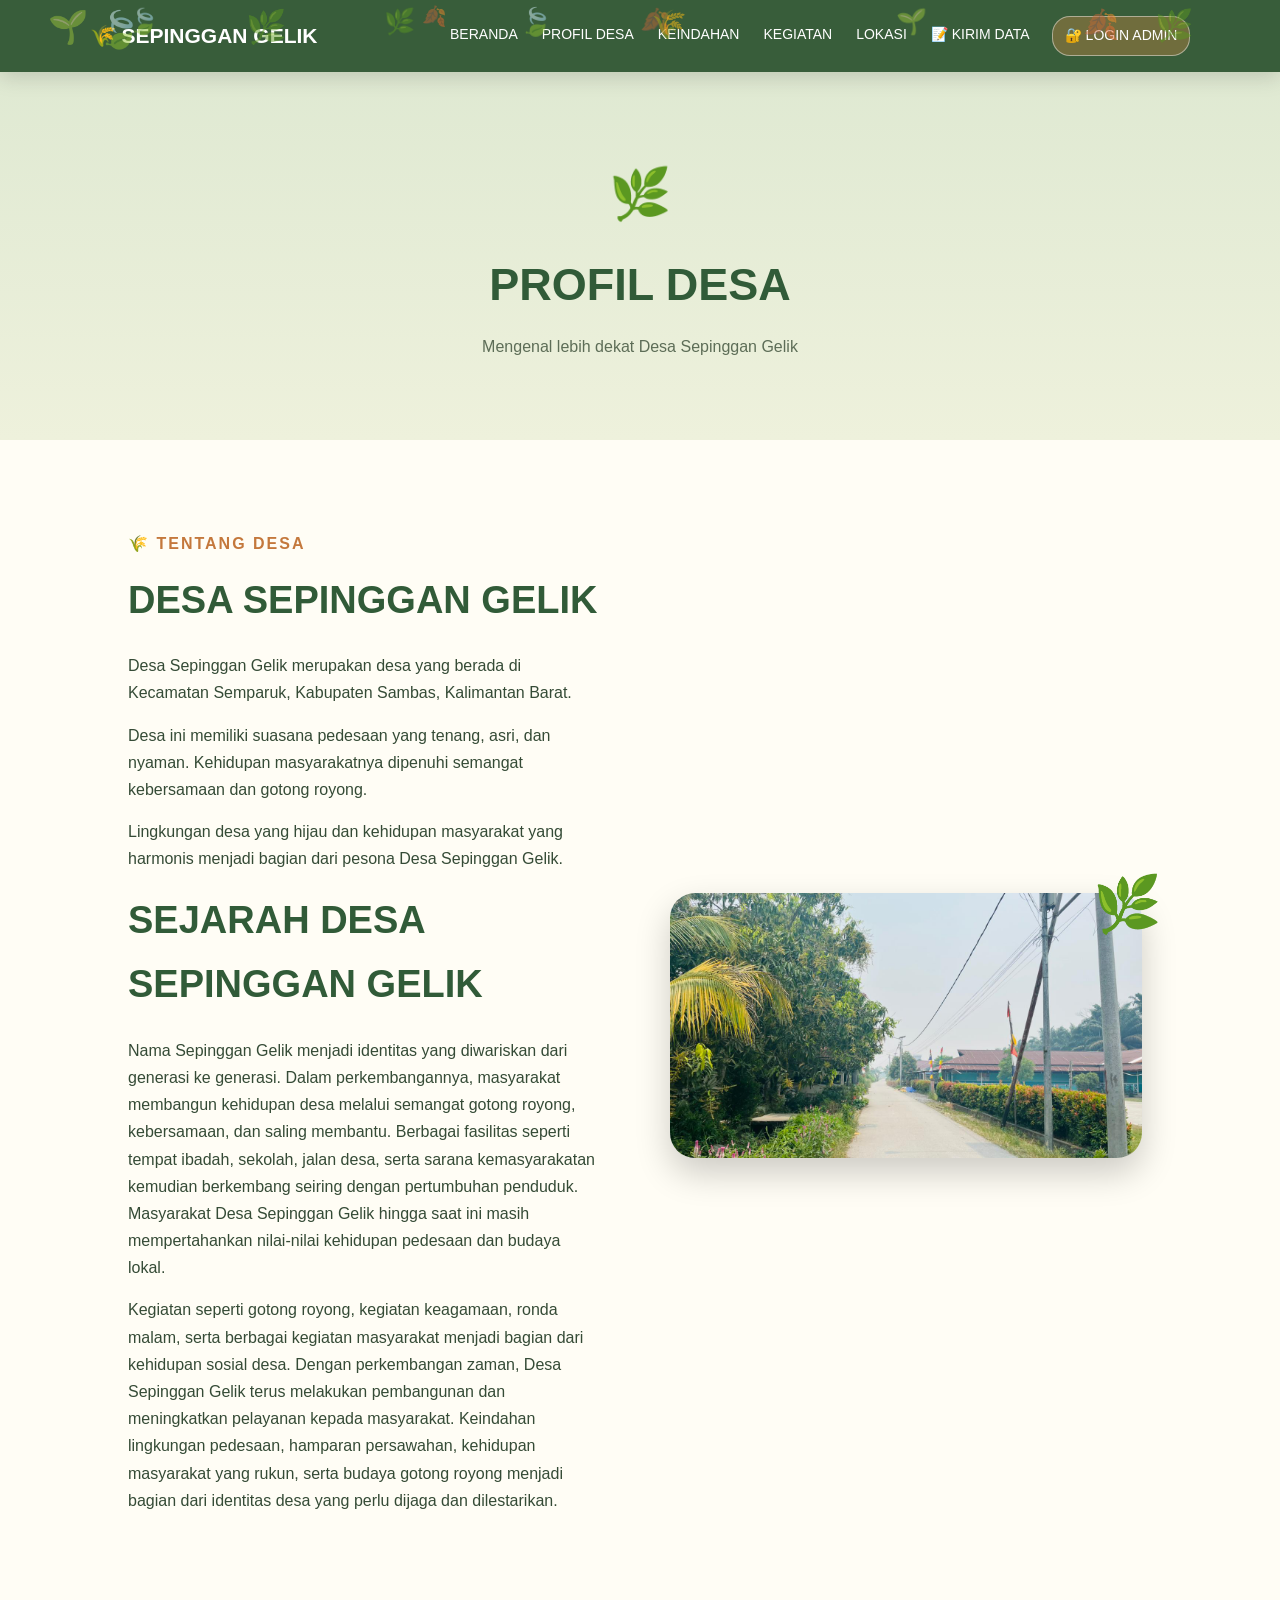
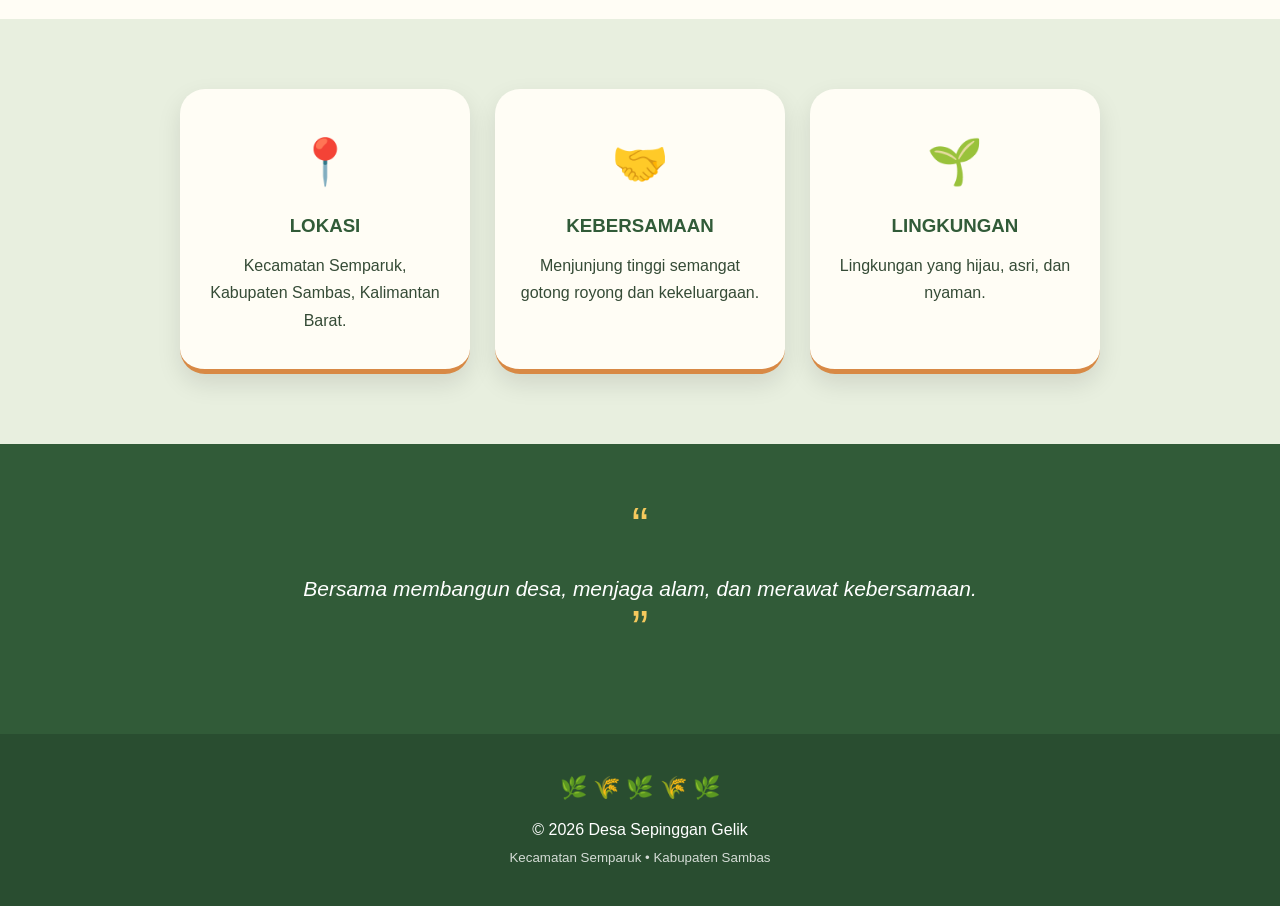
<file: profil.html>
<!DOCTYPE html>
<html lang="id">
<head>
<meta charset="UTF-8">
<meta name="viewport"
      content="width=device-width, initial-scale=1.0">
       <link rel="icon" type="image/png" href="./logo.png?v=2">
<title>
    Profil Desa | Sepinggan Gelik
</title>
<link rel="stylesheet" href="style.css">
</head>
<body>
<div class="floating-leaves">
    <span>🍃</span>
    <span>🌿</span>
    <span>🍂</span>
    <span>🌱</span>
</div>
<header>
<div class="logo">
    🌾 <span>SEPINGGAN GELIK</span>
</div>
<nav>

    <a href="index.html">
        BERANDA
    </a>

    <a href="profil.html">
        PROFIL DESA
    </a>

    <a href="keindahan.html">
        KEINDAHAN
    </a>

    <a href="kegiatan.html">
        KEGIATAN
    </a>

    <a href="lokasi.html">
        LOKASI
    </a>

    <!-- KIRIM DATA -->
    <a href="kirim-data.html">
        📝 KIRIM DATA
    </a>

    <!-- LOGIN ADMIN -->
    <a href="admin-login.html" class="admin-login-link">
        🔐 LOGIN ADMIN
    </a>

</nav>
</header>
<section class="page-hero">
<div class="page-hero-icon">
    🌿
</div>
<h1>
    PROFIL DESA
</h1>
<p>
    Mengenal lebih dekat Desa Sepinggan Gelik
</p>
</section>
<section class="content-section reveal">
<div class="text-content">
    <span class="small-title">
        🌾 TENTANG DESA
    </span>
    <h2>
        DESA SEPINGGAN GELIK
    </h2>
    <p>
        Desa Sepinggan Gelik merupakan desa
        yang berada di Kecamatan Semparuk,
        Kabupaten Sambas, Kalimantan Barat.
    </p>
    <p>
        Desa ini memiliki suasana pedesaan
        yang tenang, asri, dan nyaman.
        Kehidupan masyarakatnya dipenuhi
        semangat kebersamaan dan gotong royong.
    </p>
    <p>
        Lingkungan desa yang hijau dan
        kehidupan masyarakat yang harmonis
        menjadi bagian dari pesona Desa
        Sepinggan Gelik.
    </p>
    <h2>
        SEJARAH DESA SEPINGGAN GELIK
    </h2>
    <p>
        Nama Sepinggan Gelik menjadi identitas yang diwariskan dari generasi ke generasi. 
        Dalam perkembangannya, masyarakat membangun kehidupan desa melalui semangat gotong royong, kebersamaan, dan saling membantu. 
        Berbagai fasilitas seperti tempat ibadah, sekolah, jalan desa, serta sarana kemasyarakatan kemudian berkembang seiring dengan pertumbuhan penduduk.
        Masyarakat Desa Sepinggan Gelik hingga saat ini masih mempertahankan nilai-nilai kehidupan pedesaan dan budaya lokal. 
    </p>
    <P>
        Kegiatan seperti gotong royong, kegiatan keagamaan, ronda malam, serta berbagai kegiatan masyarakat menjadi bagian dari kehidupan sosial desa.
        Dengan perkembangan zaman, Desa Sepinggan Gelik terus melakukan pembangunan dan meningkatkan pelayanan kepada masyarakat. 
        Keindahan lingkungan pedesaan, hamparan persawahan, kehidupan masyarakat yang rukun, serta budaya gotong royong menjadi bagian dari identitas desa yang perlu dijaga dan dilestarikan.
    </p>
</div>
<div class="image-frame">
    <div class="image-decoration">
        🌿
    </div>
    <img src="masyarakat.jpg"
         alt="Masyarakat Desa">
</div>
</section>
<section class="info-box reveal">
<div class="card">
    <div class="card-icon">
        📍
    </div>
    <h3>
        LOKASI
    </h3>
    <p>
        Kecamatan Semparuk,
        Kabupaten Sambas,
        Kalimantan Barat.
    </p>
</div>
<div class="card">
    <div class="card-icon">
        🤝
    </div>
    <h3>
        KEBERSAMAAN
    </h3>
    <p>
        Menjunjung tinggi semangat
        gotong royong dan kekeluargaan.
    </p>
</div>
<div class="card">
    <div class="card-icon">
        🌱
    </div>
    <h3>
        LINGKUNGAN
    </h3>
    <p>
        Lingkungan yang hijau,
        asri, dan nyaman.
    </p>
</div>
</section>
<section class="quote small-quote">
<div class="quote-content">
    <span>“</span>
    <p>
        Bersama membangun desa,
        menjaga alam, dan merawat
        kebersamaan.
    </p>
    <span>”</span>
</div>
</section>
      <!-- MUSIK DESA -->

<audio id="musikDesa" loop>
    <source src="lagu-desa.mp3" type="audio/mpeg">
</audio>
<footer>
<div class="footer-decoration">
    🌿 🌾 🌿 🌾 🌿
</div>
<p>
    © 2026 Desa Sepinggan Gelik
</p>
<small>
    Kecamatan Semparuk • Kabupaten Sambas
</small>
</footer>
<script src="config.js"></script>
<script src="script.js"></script>

</body>
</html>
</file>
<file: style.css>
* {
    margin: 0;
    padding: 0;
    box-sizing: border-box;
    }

html {
scroll-behavior: smooth;
}

body {
font-family: “Trebuchet MS”, Arial, sans-serif;
background: #f5f0df;
color: #354b36;
line-height: 1.7;
overflow-x: hidden;
}

/* ================= HEADER ================= */

header {
position: sticky;
top: 0;
z-index: 999;

width: 100%;
display: flex;
justify-content: space-between;
align-items: center;
padding: 16px 7%;
background: rgba(48, 87, 52, 0.96);
box-shadow:
    0 5px 20px rgba(0,0,0,0.15);
backdrop-filter: blur(8px);

}

.logo {
color: #fff;
font-size: 21px;
font-weight: bold;
}

nav {
display: flex;
gap: 20px;
}

nav a {
color: #fff;
text-decoration: none;
font-size: 14px;

padding: 7px 2px;
position: relative;
transition: 0.3s;

}

nav a::after {
content: “”;

position: absolute;
bottom: 0;
left: 0;
width: 0;
height: 2px;
background: #f4c95d;
transition: 0.3s;

}

nav a:hover::after,
nav a.active::after {
width: 100%;
}

nav a:hover,
nav a.active {
color: #f4c95d;
}

/* ================= HERO ================= */

.hero {
min-height: 88vh;

position: relative;
display: flex;
justify-content: center;
align-items: center;
text-align: center;
overflow: hidden;
background:
    linear-gradient(
        rgba(42, 82, 48, 0.42),
        rgba(42, 82, 48, 0.65)
    ),
    url("sawah.jpg");
background-size: cover;
background-position: center;
animation: heroZoom 12s infinite alternate;

}

@keyframes heroZoom {

from {
    background-size: 100%;
}
to {
    background-size: 110%;
}

}

.hero-content {
position: relative;
z-index: 5;

max-width: 850px;
padding: 30px;
color: white;
animation: fadeUp 1.5s ease;

}

.welcome {
font-size: 15px;
letter-spacing: 4px;
font-weight: bold;
}

.hero h1 {
font-size: clamp(40px, 7vw, 70px);

margin: 15px 0;
text-shadow:
    0 5px 20px rgba(0,0,0,0.4);

}

.hero-description {
font-size: 18px;
max-width: 700px;
margin: auto;
}

.line {
width: 100px;
height: 4px;

background: #f4c95d;
margin: 20px auto;
border-radius: 10px;
animation: lineMove 2s infinite alternate;

}

@keyframes lineMove {

from {
    width: 70px;
}
to {
    width: 150px;
}

}

/* ================= SUN ================= */

.sun {
position: absolute;

width: 90px;
height: 90px;
background: #ffd166;
border-radius: 50%;
top: 80px;
right: 12%;
box-shadow:
    0 0 50px #ffd166;
animation: sunMove 5s infinite alternate;

}

@keyframes sunMove {

from {
    transform: translateY(0);
}
to {
    transform: translateY(20px);
}

}

/* ================= CLOUD ================= */

.cloud {
position: absolute;

font-size: 60px;
opacity: 0.75;
z-index: 2;

}

.cloud1 {
top: 100px;
left: -100px;

animation:
    cloudMove 25s linear infinite;

}

.cloud2 {
top: 180px;
left: -200px;

font-size: 45px;
animation:
    cloudMove 35s linear infinite;

}

@keyframes cloudMove {

from {
    transform: translateX(-200px);
}
to {
    transform: translateX(120vw);
}

}

/* ================= BIRD ================= */

.bird {
position: absolute;

font-size: 25px;
z-index: 3;

}

.bird1 {
top: 30%;
left: -50px;

animation:
    birdMove 15s linear infinite;

}

.bird2 {
top: 22%;
left: -100px;

animation:
    birdMove 20s linear infinite 4s;

}

@keyframes birdMove {

from {
    transform: translateX(-100px);
}
to {
    transform: translateX(120vw);
}

}

/* ================= GRASS ================= */

.grass {
position: absolute;

bottom: -20px;
left: 0;
width: 100%;
height: 100px;
background:
    linear-gradient(
        transparent,
        rgba(35, 83, 42, 0.9)
    );
z-index: 4;

}

/* ================= BUTTON ================= */

.buttons {
margin-top: 30px;
}

.btn {
display: inline-block;

padding: 12px 25px;
margin: 5px;
border: none;
border-radius: 30px;
background: #d88945;
color: white;
text-decoration: none;
cursor: pointer;
font-weight: bold;
box-shadow:
    0 8px 20px rgba(0,0,0,0.2);
transition: 0.3s;

}

.btn:hover {
transform: translateY(-5px) scale(1.03);

background: #bd6d30;
box-shadow:
    0 12px 25px rgba(0,0,0,0.25);

}

/* ================= SAMBUTAN ================= */

.sambutan {
padding: 80px 10%;

text-align: center;
background: #fffdf5;

}

.section-icon {
font-size: 45px;

animation: float 3s ease-in-out infinite;

}

.sambutan h2 {
color: #315b38;

font-size: 35px;
margin: 10px 0;

}

.sambutan audio {
margin-top: 20px;

max-width: 100%;

}

/* ================= INTRO ================= */

.intro {
padding: 80px 8%;

text-align: center;
background:
    linear-gradient(
        #f5f0df,
        #e6eddb
    );

}

.section-heading {
display: flex;

justify-content: center;
align-items: center;
gap: 15px;
margin-bottom: 20px;

}

.section-heading h2 {
color: #315b38;

font-size: 34px;

}

.section-heading span {
font-size: 25px;

animation:
    float 2s ease-in-out infinite alternate;

}

.mini-gallery {
display: grid;

grid-template-columns:
    repeat(3, 1fr);
gap: 20px;
margin-top: 35px;

}

.mini-gallery div {
height: 250px;

overflow: hidden;
border-radius: 20px;
box-shadow:
    0 10px 25px rgba(0,0,0,0.15);

}

.mini-gallery img {
width: 100%;
height: 100%;

object-fit: cover;
transition: 0.6s;

}

.mini-gallery div:hover img {
transform: scale(1.12);
}

/* ================= QUOTE ================= */

.quote {
padding: 80px 10%;

text-align: center;
background: #315b38;
color: white;

}

.quote-content {
max-width: 750px;

margin: auto;

}

.quote-content span {
color: #f4c95d;

font-size: 50px;
line-height: 0;

}

.quote-content p {
font-size: 21px;

font-style: italic;
margin: 20px;

}

/* ================= PAGE HERO ================= */

.page-hero {
padding: 80px 20px;

text-align: center;
background:
    linear-gradient(
        #dfe9d2,
        #eef1dc
    );
position: relative;
overflow: hidden;

}

.page-hero::before {
content: “🌿 🌾 🍃 🌿 🌾”;

position: absolute;
font-size: 35px;
left: 0;
bottom: 10px;
opacity: 0.3;
width: 100%;
animation:
    decorationMove 8s linear infinite;

}

.page-hero-icon {
font-size: 50px;

animation:
    float 3s ease-in-out infinite;

}

.page-hero h1 {
font-size: 45px;

color: #315b38;
margin: 10px 0;

}

.page-hero p {
color: #5d6d57;
}

/* ================= CONTENT ================= */

.content-section {
display: flex;

align-items: center;
gap: 60px;
padding: 90px 10%;
background: #fffdf5;

}

.text-content {
flex: 1;
}

.small-title {
color: #c4783c;

font-weight: bold;
letter-spacing: 2px;

}

.text-content h2 {
font-size: 38px;

color: #315b38;
margin: 10px 0 20px;

}

.text-content p {
margin-bottom: 15px;
}

.image-frame {
flex: 1;

position: relative;
padding: 10px;

}

.image-frame img {
width: 100%;

border-radius: 25px;
box-shadow:
    0 15px 35px rgba(0,0,0,0.2);
transition: 0.6s;
animation:
    imageFloat 4s ease-in-out infinite;

}

.image-frame img:hover {
transform: scale(1.04) rotate(1deg);
}

.image-decoration {
position: absolute;

top: -25px;
right: -10px;
font-size: 55px;
z-index: 2;
animation:
    float 2s ease-in-out infinite;

}

@keyframes imageFloat {

0%, 100% {
    transform: translateY(0);
}
50% {
    transform: translateY(-8px);
}

}

/* ================= CARD ================= */

.info-box {
display: flex;

justify-content: center;
gap: 25px;
flex-wrap: wrap;
padding: 70px 8%;
background: #e8efdf;

}

.card {
width: 290px;

padding: 35px 25px;
text-align: center;
background: #fffdf5;
border-radius: 25px;
box-shadow:
    0 10px 25px rgba(0,0,0,0.1);
border-bottom:
    5px solid #d88945;
transition: 0.4s;

}

.card:hover {
transform:
translateY(-12px)
rotate(1deg);

box-shadow:
    0 18px 35px rgba(0,0,0,0.18);

}

.card-icon {
font-size: 45px;

animation:
    float 3s ease-in-out infinite;

}

.card h3 {
color: #315b38;

margin: 10px 0;

}

/* ================= GALLERY ================= */

.gallery-section {
padding: 80px 8%;

background: #fffdf5;

}

.gallery {
display: grid;

grid-template-columns:
    repeat(auto-fit, minmax(260px, 1fr));
gap: 30px;
margin-top: 40px;

}

.gallery-card {
background: #f8f5e8;

border-radius: 22px;
overflow: hidden;
box-shadow:
    0 10px 25px rgba(0,0,0,0.1);
transition: 0.5s;

}

.gallery-card:hover {
transform:
translateY(-12px)
rotate(-1deg);

box-shadow:
    0 20px 40px rgba(0,0,0,0.2);

}

.image-wrapper {
height: 250px;

overflow: hidden;
position: relative;

}

.image-wrapper img {
width: 100%;
height: 100%;

object-fit: cover;
transition: 0.7s;

}

.gallery-card:hover img {
transform: scale(1.15);
}

.image-overlay {
position: absolute;

right: 15px;
bottom: 15px;
width: 50px;
height: 50px;
display: flex;
justify-content: center;
align-items: center;
background: rgba(255,255,255,0.9);
border-radius: 50%;
font-size: 25px;
animation:
    float 2s ease-in-out infinite;

}

.gallery-content {
padding: 25px;
}

.gallery-content h3 {
color: #315b38;

margin-bottom: 10px;

}

/* ================= NATURE BANNER ================= */

.nature-banner {
min-height: 300px;

display: flex;
justify-content: center;
align-items: center;
text-align: center;
color: white;
background:
    linear-gradient(
        rgba(35,80,42,0.75),
        rgba(35,80,42,0.75)
    ),
    url("sawah.jpg");
background-size: cover;
background-position: center;
background-attachment: fixed;

}

.nature-content span {
font-size: 35px;

animation:
    float 2s ease-in-out infinite;

}

.nature-content h2 {
font-size: 38px;

margin: 15px 0;

}

/* ================= LOCATION ================= */

.location-section {
padding: 80px 8%;

background: #fffdf5;
display: grid;
grid-template-columns:
    0.8fr 1.5fr;
gap: 40px;
align-items: center;

}

.location-card {
text-align: center;

padding: 45px 30px;
background: #e8efdf;
border-radius: 25px;
box-shadow:
    0 10px 30px rgba(0,0,0,0.1);

}

.location-icon {
font-size: 55px;

animation:
    pinMove 2s infinite alternate;

}

@keyframes pinMove {

from {
    transform: translateY(0);
}
to {
    transform: translateY(-10px);
}

}

.location-card h2 {
color: #315b38;

margin: 10px 0;

}

.coordinates {
background: #fffdf5;

padding: 15px;
border-radius: 12px;
margin: 20px 0;

}

.map-container iframe {
width: 100%;

height: 500px;
border: none;
border-radius: 25px;
box-shadow:
    0 10px 30px rgba(0,0,0,0.15);

}

/* ================= FLOATING LEAVES ================= */

.floating-leaves {
position: fixed;

inset: 0;
pointer-events: none;
z-index: 1001;

}

.floating-leaves span {
position: absolute;

font-size: 25px;
animation:
    leafFall 12s linear infinite;
opacity: 0.5;

}

.floating-leaves span:nth-child(1) {
left: 10%;
animation-delay: 1s;
}

.floating-leaves span:nth-child(2) {
left: 30%;
animation-delay: 4s;
}

.floating-leaves span:nth-child(3) {
left: 50%;
animation-delay: 2s;
}

.floating-leaves span:nth-child(4) {
left: 70%;
animation-delay: 6s;
}

.floating-leaves span:nth-child(5) {
left: 90%;
animation-delay: 3s;
}

@keyframes leafFall {

0% {
    top: -50px;
    transform:
        translateX(0)
        rotate(0deg);
}
50% {
    transform:
        translateX(80px)
        rotate(180deg);
}
100% {
    top: 110vh;
    transform:
        translateX(-80px)
        rotate(360deg);
}

}

/* ================= FLOAT ================= */

@keyframes float {

0%, 100% {
    transform: translateY(0);
}
50% {
    transform: translateY(-10px);
}

}

/* ================= REVEAL ================= */

.reveal {
opacity: 0;

transform: translateY(40px);
transition:
    opacity 1s ease,
    transform 1s ease;

}

.reveal.show {
opacity: 1;

transform: translateY(0);

}

/* ================= FOOTER ================= */

footer {
text-align: center;

padding: 35px 20px;
background: #294d30;
color: white;

}

.footer-decoration {
font-size: 22px;

margin-bottom: 10px;
animation:
    float 3s ease-in-out infinite;

}

footer small {
opacity: 0.8;
}

/* ================= RESPONSIVE ================= */

@media (max-width: 768px) {

header {
    flex-direction: column;
    gap: 15px;
    padding: 15px 5%;
}
nav {
    flex-wrap: wrap;
    justify-content: center;
    gap: 12px;
}
.hero {
    min-height: 80vh;
    background-size: cover;
}
.hero h1 {
    font-size: 40px;
}
.hero-description {
    font-size: 16px;
}
.sun {
    width: 60px;
    height: 60px;
}
.mini-gallery {
    grid-template-columns: 1fr;
}
.content-section {
    flex-direction: column;
    padding: 60px 7%;
}
.text-content h2 {
    font-size: 30px;
}
.page-hero h1 {
    font-size: 35px;
}
.section-heading h2 {
    font-size: 27px;
}
.location-section {
    grid-template-columns: 1fr;
    padding: 60px 7%;
}
.map-container iframe {
    height: 350px;
}
.nature-banner {
    background-attachment: scroll;
}

}

@keyframes fadeUp {

from {
    opacity: 0;
    transform: translateY(40px);
}
to {
    opacity: 1;
    transform: translateY(0);
}

}

@keyframes decorationMove {

from {
    transform: translateX(-20px);
}
to {
    transform: translateX(20px);
}

}
/* =====================================================
   DATABASE DESA - TAMBAHAN
   Tidak mengubah style website lama
===================================================== */

.admin-login-link {
    color: #fff !important;
    border: 1px solid rgba(255,255,255,0.45);
    padding: 7px 12px !important;
    border-radius: 18px;
    background: rgba(216,137,69,0.35);
}

.admin-login-link:hover {
    color: #fff !important;
    background: #d88945;
}

.database-section {
    padding: 80px 8%;
    background: #fffdf5;
    text-align: center;
}

.database-intro {
    max-width: 750px;
    margin: 0 auto 25px;
}

.database-filters {
    display: flex;
    justify-content: center;
    flex-wrap: wrap;
    gap: 10px;
    margin: 25px auto 35px;
}

.data-filter {
    border: none;
    padding: 10px 18px;
    border-radius: 25px;
    background: #e8efdf;
    color: #315b38;
    cursor: pointer;
    font-weight: bold;
    transition: .3s;
}

.data-filter:hover,
.data-filter.active {
    background: #d88945;
    color: white;
    transform: translateY(-2px);
}

.public-data-list {
    max-width: 1100px;
    margin: auto;
    display: grid;
    grid-template-columns: repeat(3, 1fr);
    gap: 25px;
    text-align: left;
}

.public-data-card {
    overflow: hidden;
    background: white;
    border-radius: 22px;
    box-shadow: 0 10px 25px rgba(0,0,0,0.1);
    transition: .3s;
}

.public-data-card:hover {
    transform: translateY(-6px);
}

.public-data-image {
    width: 100%;
    height: 210px;
    object-fit: cover;
    display: block;
}

.public-data-body {
    padding: 22px;
}

.public-data-category {
    display: inline-block;
    padding: 5px 11px;
    border-radius: 15px;
    background: #e8efdf;
    color: #315b38;
    font-size: 12px;
    font-weight: bold;
    margin-bottom: 10px;
}

.public-data-body h3 {
    color: #315b38;
    margin-bottom: 8px;
}

.public-data-meta {
    margin-top: 15px;
    padding-top: 12px;
    border-top: 1px solid #e5e5e5;
    font-size: 13px;
    color: #687268;
}

.data-loading,
.data-empty,
.data-error {
    grid-column: 1 / -1;
    padding: 30px;
    text-align: center;
    border-radius: 18px;
    background: #e8efdf;
}

.data-error {
    color: #9d2c2c;
    background: #fbe8e8;
}

/* ================= ADMIN LOGIN ================= */

.admin-page {
    min-height: 100vh;
    background: linear-gradient(135deg, #f5f0df, #e6eddb);
    padding: 60px 20px;
}

.admin-box {
    width: min(500px, 100%);
    margin: 40px auto;
    padding: 40px;
    background: #fffdf5;
    border-radius: 28px;
    box-shadow: 0 15px 40px rgba(0,0,0,.15);
}

.admin-box h1 {
    color: #315b38;
    margin-bottom: 10px;
}

.admin-box .subtitle {
    margin-bottom: 25px;
}

.admin-form label,
.admin-form input,
.admin-form select,
.admin-form textarea {
    display: block;
    width: 100%;
}

.admin-form label {
    margin: 16px 0 7px;
    font-weight: bold;
    color: #315b38;
}

.admin-form input,
.admin-form select,
.admin-form textarea {
    border: 1px solid #d7d7d7;
    border-radius: 14px;
    padding: 13px 15px;
    font: inherit;
    background: white;
    color: #354b36;
    outline: none;
}

.admin-form input:focus,
.admin-form select:focus,
.admin-form textarea:focus {
    border-color: #d88945;
    box-shadow: 0 0 0 3px rgba(216,137,69,.12);
}

.admin-form textarea {
    min-height: 130px;
    resize: vertical;
}

.admin-message {
    padding: 12px 15px;
    border-radius: 12px;
    margin-top: 15px;
    display: none;
}

.admin-message.show {
    display: block;
}

.admin-message.error {
    background: #fbe8e8;
    color: #9d2c2c;
}

.admin-message.success {
    background: #e8efdf;
    color: #315b38;
}

.admin-topbar {
    background: #305734;
    color: white;
    padding: 18px 7%;
    display: flex;
    justify-content: space-between;
    align-items: center;
    gap: 15px;
}

.admin-topbar h1 {
    font-size: 25px;
}

.admin-dashboard {
    min-height: 100vh;
    background: #f5f0df;
}

.admin-content {
    max-width: 1150px;
    margin: auto;
    padding: 45px 20px 70px;
}

.admin-card {
    background: #fffdf5;
    border-radius: 25px;
    padding: 30px;
    margin-bottom: 30px;
    box-shadow: 0 10px 30px rgba(0,0,0,.1);
}

.admin-card h2 {
    color: #315b38;
    margin-bottom: 20px;
}

.admin-actions {
    display: flex;
    gap: 10px;
    flex-wrap: wrap;
    margin-top: 20px;
}

.admin-btn {
    border: none;
    padding: 12px 20px;
    border-radius: 25px;
    background: #d88945;
    color: white;
    cursor: pointer;
    font-weight: bold;
}

.admin-btn.secondary {
    background: #e1e1e1;
    color: #333;
}

.admin-btn.danger {
    background: #a43d3d;
}

.admin-record-list {
    display: grid;
    gap: 15px;
}

.admin-record {
    display: grid;
    grid-template-columns: 120px 1fr auto;
    gap: 18px;
    align-items: center;
    padding: 16px;
    background: white;
    border-radius: 18px;
    box-shadow: 0 5px 18px rgba(0,0,0,.06);
}

.admin-record img {
    width: 120px;
    height: 90px;
    object-fit: cover;
    border-radius: 12px;
}

.admin-record h3 {
    color: #315b38;
    margin-bottom: 4px;
}

.admin-record small {
    display: block;
    color: #687268;
    margin-top: 5px;
}

.admin-record-buttons {
    display: flex;
    gap: 8px;
    flex-wrap: wrap;
}

.admin-record-buttons button {
    border: none;
    border-radius: 18px;
    padding: 8px 13px;
    cursor: pointer;
    font-weight: bold;
}

.admin-edit {
    background: #e8efdf;
    color: #315b38;
}

.admin-delete {
    background: #fbe8e8;
    color: #9d2c2c;
}

.back-home {
    display: inline-block;
    margin-top: 15px;
    color: #315b38;
    font-weight: bold;
    text-decoration: none;
}

@media (max-width: 900px) {
    .public-data-list {
        grid-template-columns: repeat(2, 1fr);
    }
}

@media (max-width: 768px) {
    .admin-login-link {
        margin-top: 4px;
    }

    .database-section {
        padding: 60px 7%;
    }

    .public-data-list {
        grid-template-columns: 1fr;
    }

    .admin-box {
        padding: 28px 22px;
    }

    .admin-topbar {
        flex-direction: column;
        align-items: flex-start;
    }

    .admin-record {
        grid-template-columns: 1fr;
    }

    .admin-record img {
        width: 100%;
        height: 190px;
    }
}
</file>
